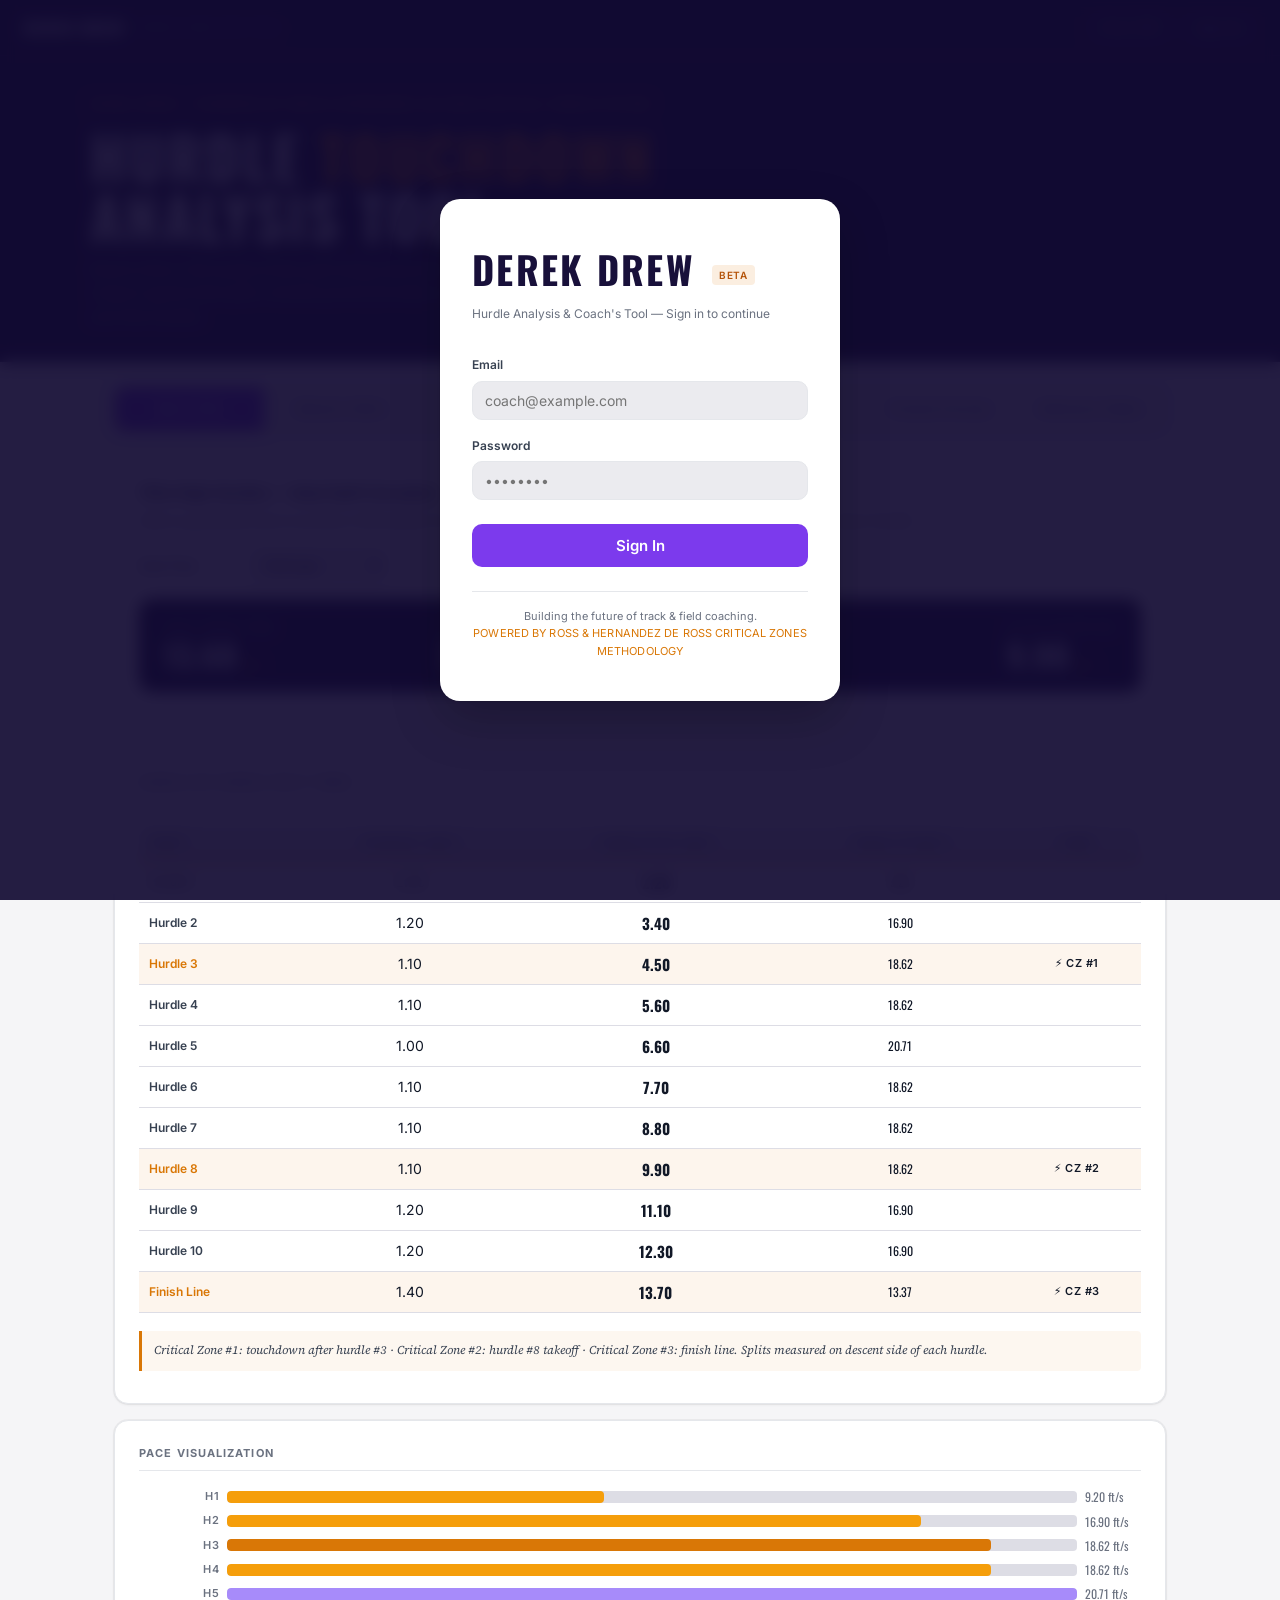
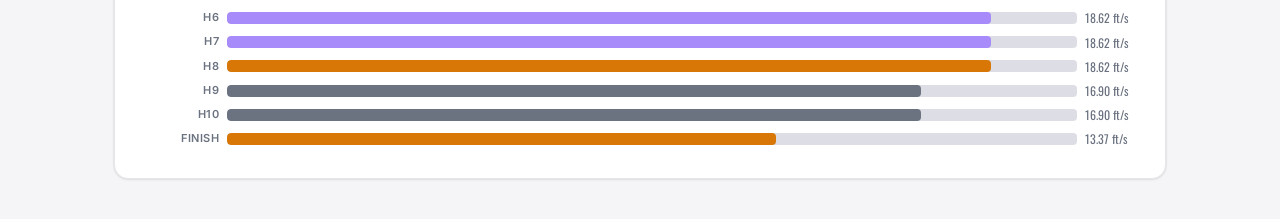
<file: index.html>
<!DOCTYPE html>
<html lang="en">
<head>
<meta charset="UTF-8">
<meta name="viewport" content="width=device-width, initial-scale=1.0">
<title>Derek Drew — Hurdle Critical Zones & Touchdown Time Tool</title>
<link rel="preconnect" href="https://fonts.googleapis.com">
<link rel="preconnect" href="https://fonts.gstatic.com" crossorigin>
<link href="https://fonts.googleapis.com/css2?family=Inter:wght@400;500;600;700&family=Oswald:wght@300;400;500;600;700&family=Source+Serif+4:ital,wght@0,300;0,400;0,600;1,300;1,400&display=swap" rel="stylesheet">
<link rel="stylesheet" href="ds/tokens.css">
<link rel="stylesheet" href="ds/components.css">
</head>
<body>

<a href="#main-content" class="skip-link">Skip to main content</a>

<!-- ═══ LOGIN OVERLAY ═══════════════════════════════════════════════ -->
<div id="loginOverlay" role="dialog" aria-modal="true" aria-label="Sign in to Hurdle Analysis Tool">
  <div class="login-box">
    <div class="login-logo" onclick="adminBypass()" style="cursor:default;user-select:none">Derek Drew <span class="login-beta" onclick="adminBypass()" style="pointer-events:auto">BETA</span></div>
    <div class="login-sub">Hurdle Analysis &amp; Coach's Tool — Sign in to continue</div>
    <form onsubmit="event.preventDefault();doLogin()" novalidate>
    <div class="login-field">
      <label for="loginEmail">Email</label>
      <input type="email" id="loginEmail" placeholder="coach@example.com" autocomplete="email" aria-required="true" onkeydown="if(event.key==='Enter')doLogin()">
    </div>
    <div class="login-field">
      <label for="loginPass">Password</label>
      <input type="password" id="loginPass" placeholder="••••••••" autocomplete="current-password" aria-required="true" onkeydown="if(event.key==='Enter')doLogin()">
    </div>
    <button type="submit" class="login-btn">Sign In</button>
    </form>
    <div class="login-error" id="loginError" role="alert" aria-live="assertive">Incorrect email or password. Please try again.</div>
    <div class="login-tagline">
      Building the future of track &amp; field coaching.<br>
      <span class="powered-by">POWERED BY ROSS &amp; HERNANDEZ DE ROSS CRITICAL ZONES METHODOLOGY</span>
    </div>
  </div>
</div>

<header class="site-header" role="banner">
  <div class="logo">
    Derek Drew
    <span class="logo-sub">Hurdle Analysis Tool</span>
  </div>
  <div class="header-nav">
    <span id="loggedInUser" class="header-user"></span>
    <button class="btn-header" onclick="window.print()">Print / PDF</button>
    <button class="btn-header" onclick="doLogout()">Sign Out</button>
  </div>
</header>

<div class="hero">
  <div class="hero-inner">
    <div class="hero-kicker">Derek Drew — Powered by Ross & Hernandez de Ross Critical Zones System</div>
    <h1 class="hero-title">Hurdle <em>Touchdown</em><br>Analysis Tool</h1>
    <p class="hero-desc">Based on Ross & Hernandez de Ross split timing ratios from The Hurdler's Bible 2. Enter times to compare against ideal splits, calculate practice formulas, and analyze race performance for 110m and 400m hurdles.</p>
  </div>
</div>

<main id="main-content">
<div class="container">

  <div class="tool-tabs" role="tablist" aria-label="Hurdle analysis tools">
    <button class="tool-tab active" role="tab" aria-selected="true" aria-controls="panel-0" id="tab-0" onclick="switchTool(0)">Men's 110m</button>
    <button class="tool-tab" role="tab" aria-selected="false" aria-controls="panel-1" id="tab-1" onclick="switchTool(1)">Women's 100m</button>
    <button class="tool-tab" role="tab" aria-selected="false" aria-controls="panel-2" id="tab-2" onclick="switchTool(2)">400m Splits</button>
    <button class="tool-tab" role="tab" aria-selected="false" aria-controls="panel-3" id="tab-3" onclick="switchTool(3)">300H Splits</button>
    <button class="tool-tab" role="tab" aria-selected="false" aria-controls="panel-4" id="tab-4" onclick="switchTool(4)">Race Analyzer</button>
    <button class="tool-tab" role="tab" aria-selected="false" aria-controls="panel-5" id="tab-5" onclick="switchTool(5)">Practice Formula</button>
    <button class="tool-tab" role="tab" aria-selected="false" aria-controls="panel-6" id="tab-6" onclick="switchTool(6)">Reference Tables</button>
  </div>

  <!-- ═══ TOOL 1: 110m SPLITS ═══════════════════════════════════════════ -->
  <div class="tool-panel active" id="panel-0" role="tabpanel" aria-labelledby="tab-0">
    <div class="card">
      <div class="card-title">110m High Hurdles — Ideal Split Calculator</div>
      <div class="card-desc">Select a goal finish time to see Ross & Hernandez's ideal touchdown splits at each hurdle, with interval times and speed per hurdle.</div>
      <div class="ctrl-row">
        <span class="ctrl-label">Goal Time</span>
        <select id="goalTime110" aria-label="Goal time for 110m hurdles" onchange="render110Table()">
          <option value="12.5">12.5 sec (Elite)</option>
          <option value="13.0">13.0 sec</option>
          <option value="13.6" selected>13.6 sec</option>
          <option value="15.0">15.0 sec</option>
          <option value="custom">Custom…</option>
        </select>
        <input type="number" id="customTime110" step="0.01" min="12" max="20" placeholder="e.g. 14.2" style="display:none" aria-label="Custom 110m goal time in seconds" oninput="render110Table()">
      </div>
      <div id="result110Banner" aria-live="polite"></div>
    </div>

    <div class="card">
      <div class="section-head">Hurdle-by-Hurdle Split Times</div>
      <div id="table110"></div>
      <div class="note">Critical Zone #1: touchdown after hurdle #3 · Critical Zone #2: hurdle #8 takeoff · Critical Zone #3: finish line. Splits measured on descent side of each hurdle.</div>
    </div>

    <div class="card">
      <div class="section-head">Pace Visualization</div>
      <div id="paceViz110"></div>
    </div>
  </div>

  <!-- ═══ TOOL 2: WOMEN'S 100m SPLITS ══════════════════════════════════ -->
  <div class="tool-panel" id="panel-1" role="tabpanel" aria-labelledby="tab-1">
    <div class="card">
      <div class="card-title">Women's 100m Hurdles — Ideal Split Calculator</div>
      <div class="card-desc">Select a goal finish time to see ideal touchdown splits at each hurdle. Data from The Hurdler's Bible 2 computer analysis of women's 100m hurdle race patterns.</div>
      <div class="ctrl-row">
        <span class="ctrl-label">Goal Time</span>
        <select id="goalTime100w" aria-label="Goal time for women's 100m hurdles" onchange="render100wTable()">
          <option value="12.5">12.5 sec (Elite)</option>
          <option value="13.0">13.0 sec</option>
          <option value="13.6" selected>13.6 sec</option>
          <option value="15.0">15.0 sec</option>
          <option value="custom">Custom…</option>
        </select>
        <input type="number" id="customTime100w" step="0.01" min="11" max="20" placeholder="e.g. 13.2" style="display:none" aria-label="Custom women's 100m goal time in seconds" oninput="render100wTable()">
      </div>
      <div id="result100wBanner" aria-live="polite"></div>
    </div>

    <div class="card">
      <div class="section-head">Hurdle-by-Hurdle Split Times</div>
      <div id="table100w"></div>
      <div class="note">Women's 100m hurdles: 10 hurdles at 8.5m height, spaced 8.5m apart. Air time = 36m · Track time = 64m. The peak velocity interval occurs between hurdles 5 and 6 across all performance levels.</div>
    </div>

    <div class="card">
      <div class="section-head">Pace Visualization</div>
      <div id="paceViz100w"></div>
    </div>
  </div>

  <!-- ═══ TOOL 3: 400m SPLITS ═══════════════════════════════════════════ -->
  <div class="tool-panel" id="panel-2" role="tabpanel" aria-labelledby="tab-2">
    <div class="card">
      <div class="card-title">400m Hurdle Race — Ideal Split Calculator</div>
      <div class="card-desc">Select a goal finish time to see ideal touchdown times after each of the 10 hurdles in the 400m race.</div>
      <div class="ctrl-row">
        <span class="ctrl-label">Goal Time</span>
        <select id="goalTime400" aria-label="Goal time for 400m hurdles" onchange="render400Table()">
          <option value="46.0">46.0 sec (Elite)</option>
          <option value="47.0">47.0 sec</option>
          <option value="48.0" selected>48.0 sec</option>
          <option value="50.0">50.0 sec</option>
          <option value="custom">Custom…</option>
        </select>
        <input type="number" id="customTime400" step="0.01" min="44" max="70" placeholder="e.g. 52.0" style="display:none" aria-label="Custom 400m goal time in seconds" oninput="render400Table()">
      </div>
      <div id="result400Banner" aria-live="polite"></div>
    </div>

    <div class="card">
      <div class="section-head">Hurdle-by-Hurdle Split Times</div>
      <div id="table400"></div>
      <div class="note">A 0.70 sec difference between the 1st and 10th hurdle interval is consistently observed across all performance levels — the fatigue signature of the 400m hurdle race.</div>
    </div>

    <div class="card">
      <div class="section-head">Pace Visualization</div>
      <div id="paceViz400"></div>
    </div>
  </div>

  <!-- ═══ TOOL 4: 300H SPLITS & CONVERSION ════════════════════════════ -->
  <div class="tool-panel" id="panel-3" role="tabpanel" aria-labelledby="tab-3">

    <div class="card">
      <div class="card-title">300m Hurdles — Ideal Split Calculator</div>
      <div class="card-desc">The 300H follows the same Ross &amp; Hernandez de Ross interval ratio methodology applied to 8 hurdles over 300m. Select a goal time to see ideal touchdown splits and projected 400H equivalent.</div>
      <div class="ctrl-row">
        <span class="ctrl-label">Goal Time</span>
        <select id="goalTime300h" aria-label="Goal time for 300m hurdles" onchange="render300hTable()">
          <option value="35.0">35.0 sec (Elite)</option>
          <option value="37.0">37.0 sec</option>
          <option value="39.0" selected>39.0 sec</option>
          <option value="42.0">42.0 sec</option>
          <option value="custom">Custom…</option>
        </select>
        <input type="number" id="customTime300h" step="0.01" min="32" max="60" placeholder="e.g. 38.5" style="display:none" aria-label="Custom 300m hurdles goal time in seconds" oninput="render300hTable()">
      </div>
      <div id="result300hBanner" aria-live="polite"></div>
    </div>

    <div class="card">
      <div class="section-head">Hurdle-by-Hurdle Split Times</div>
      <div id="table300h"></div>
      <div class="note">300H has 8 hurdles (same spacing as 400H for first 8). Fatigue sets in earlier — the interval drop between H1 and H8 is typically 0.4–0.5 sec. The race demands explosive start speed plus sustained drive through the final 3 hurdles.</div>
    </div>

    <div class="card">
      <div class="section-head">Pace Visualization</div>
      <div id="paceViz300h"></div>
    </div>

    <!-- 300H → 400H CONVERSION ─────────────────────────── -->
    <div class="card">
      <div class="card-title">300H → 400H Conversion</div>
      <div class="card-desc">Estimate an athlete's 400H potential from their 300H time using the Ross &amp; Hernandez de Ross fatigue and distance ratio model. The 400H covers 100 more meters with 2 additional hurdles — conditioning and race fitness are the primary variable beyond raw speed.</div>

      <div class="formula-box" style="margin-bottom:1rem">
        <div class="formula-eq">400H ≈ (300H × 1.333) + Fatigue Factor</div>
        <div class="formula-desc">Distance ratio method · Fatigue factor accounts for lactic accumulation over the additional 100m · Range: +3.5 to +5.5 sec depending on conditioning level</div>
      </div>

      <div class="ctrl-row">
        <span class="ctrl-label">300H Time</span>
        <input type="number" id="conv300hTime" step="0.01" min="32" max="65" placeholder="e.g. 38.50" aria-label="300m hurdles time in seconds" oninput="calc300hConversion()">
        <span class="ctrl-unit">seconds</span>
      </div>
      <div class="ctrl-row">
        <span class="ctrl-label">Fitness Level</span>
        <select id="conv300hFitness" aria-label="Athlete fitness level" onchange="calc300hConversion()">
          <option value="elite">Elite — Well-conditioned 400H specialist (+3.5s)</option>
          <option value="good" selected>Good — Trained athlete, some 400H work (+4.5s)</option>
          <option value="developing">Developing — Limited 400H-specific training (+5.5s)</option>
        </select>
      </div>

      <div id="conv300hResult" aria-live="polite"></div>

      <div style="margin-top:1rem">
        <div class="section-head" style="margin-bottom:8px">Conversion reference table</div>
        <div class="overflow-x">
          <table class="hurdle-table" id="convRefTable"></table>
        </div>
      </div>
    </div>

  </div>

  <!-- ═══ TOOL 5: RACE ANALYZER ═══════════════════════════════════════ -->
  <div class="tool-panel" id="panel-4" role="tabpanel" aria-labelledby="tab-4">

    <!-- Event selector + global controls -->
    <div class="card" style="margin-bottom:12px">
      <div style="display:flex;align-items:center;gap:16px;flex-wrap:wrap">
        <div>
          <div class="section-head" style="margin-bottom:6px">Event</div>
          <div class="sub-tabs" role="tablist" aria-label="Race analyzer event" style="margin-bottom:0">
            <button class="sub-tab active" role="tab" aria-selected="true" id="ratab-110m" onclick="raSetEvent('110m')">Men's 110m</button>
            <button class="sub-tab" role="tab" aria-selected="false" id="ratab-100w" onclick="raSetEvent('100w')">Women's 100m</button>
            <button class="sub-tab" role="tab" aria-selected="false" id="ratab-300h" onclick="raSetEvent('300h')">300m Hurdles</button>
            <button class="sub-tab" role="tab" aria-selected="false" id="ratab-400m" onclick="raSetEvent('400m')">400m</button>
          </div>
        </div>
        <div>
          <div class="section-head" style="margin-bottom:6px">Ideal target</div>
          <select id="raIdealTarget" aria-label="Ideal target time for comparison" onchange="raRender()"></select>
        </div>
        <div style="margin-left:auto;display:flex;gap:8px;flex-wrap:wrap;align-items:flex-end">
          <button onclick="raAddEntry()" id="raAddBtn" class="btn btn-primary">+ Add Entry</button>
          <button onclick="raClearAll()" class="btn btn-ghost">Clear All</button>
        </div>
      </div>
      <div class="note" style="margin-top:10px">Up to 4 entries per analysis — use for athlete vs athlete, or the same athlete across different races.</div>
    </div>

    <!-- Entry cards (up to 4) -->
    <div id="raEntryCards"></div>

    <!-- Results -->
    <div id="raResults"></div>

  </div>

  <!-- ═══ TOOL 6: PRACTICE FORMULA ════════════════════════════════════ -->
  <div class="tool-panel" id="panel-5" role="tabpanel" aria-labelledby="tab-5">
    <div class="card">
      <div class="card-title">Practice Formula — FAT Conversion</div>
      <div class="card-desc">Applies to both the <strong>110m High Hurdles</strong> and <strong>400m Hurdles</strong>. When hurdles are removed from the flight during practice (Configurations #1–4), add a FAT differential to convert your practice time to a competition equivalent. The same configuration logic applies to both events — simply enter the time from whichever event your athlete is running.</div>
      <div class="formula-box">
        <div class="formula-eq">Competition FAT ≈ Practice Time + Differential</div>
        <div class="formula-desc">0.24 base + 0.12 per omitted hurdle | Total for hurdles 4–7 removed: +0.72</div>
      </div>
    </div>

    <div class="card">
      <div class="card-title">Configuration Calculator</div>
      <div class="card-desc">Select which hurdles are removed from flight during practice, enter your practice trial time, and get the estimated competition equivalent.</div>
      <div class="ctrl-row">
        <span class="ctrl-label">Configuration</span>
        <select id="configSelect" aria-label="Practice hurdle configuration" onchange="updateConfig()">
          <option value="1">Config #1 — Hurdles 4, 5, 6, 7 removed</option>
          <option value="2">Config #2 — Hurdles 6, 7 removed</option>
          <option value="3">Config #3 — Hurdles 4, 5 removed</option>
          <option value="4">Config #4 — Hurdles 1–5 removed (finish focus)</option>
          <option value="supercharged">Supercharged — Hurdles 4, 5, 6, 7 removed (125m)</option>
        </select>
      </div>
      <div id="configDesc" class="note" style="margin:8px 0 12px"></div>
      <div class="ctrl-row">
        <span class="ctrl-label">Practice Time</span>
        <input type="number" id="practiceTime" step="0.01" min="10" max="20" placeholder="e.g. 12.50" aria-label="Practice trial time in seconds" oninput="calcPractice()">
        <span class="ctrl-unit">seconds (hand time)</span>
      </div>
      <div id="practiceResult" aria-live="polite"></div>
    </div>

    <div class="card">
      <div class="card-title">55m Indoor Hurdles Formula</div>
      <div class="card-desc">Athletes running under 7.10 for 55m have the capability of running 13.20 or better for 110m. Use this tool to estimate your 110m potential.</div>
      <div class="ctrl-row">
        <span class="ctrl-label">55m Time</span>
        <input type="number" id="time55m" step="0.01" min="6" max="10" placeholder="e.g. 7.10" aria-label="55m indoor hurdles time in seconds" oninput="calc55m()">
      </div>
      <div id="result55m" aria-live="polite"></div>
    </div>
  </div>

  <!-- ═══ TOOL 7: REFERENCE TABLES ════════════════════════════════════ -->
  <div class="tool-panel" id="panel-6" role="tabpanel" aria-labelledby="tab-6">
    <div class="sub-tabs" role="tablist" aria-label="Reference table sections">
      <button class="sub-tab active" role="tab" aria-selected="true" aria-controls="ref-0" id="reftab-0" onclick="switchRef(0)">Men's 110m</button>
      <button class="sub-tab" role="tab" aria-selected="false" aria-controls="ref-1" id="reftab-1" onclick="switchRef(1)">Women's 100m</button>
      <button class="sub-tab" role="tab" aria-selected="false" aria-controls="ref-2" id="reftab-2" onclick="switchRef(2)">400m Table</button>
      <button class="sub-tab" role="tab" aria-selected="false" aria-controls="ref-3" id="reftab-3" onclick="switchRef(3)">300H Table</button>
      <button class="sub-tab" role="tab" aria-selected="false" aria-controls="ref-4" id="reftab-4" onclick="switchRef(4)">Air vs Track</button>
    </div>

    <div class="sub-panel active" id="ref-0" role="tabpanel" aria-labelledby="reftab-0">
      <div class="card">
        <div class="card-title">Table 1 — Split Timing for Men's 110m Hurdles</div>
        <div class="card-desc">From The Hurdler's Bible 2, Table 1. Times shown are cumulative from the start (time at landing after each hurdle).</div>
        <div id="refTable110"></div>
      </div>
    </div>

    <div class="sub-panel" id="ref-1" role="tabpanel" aria-labelledby="reftab-1">
      <div class="card">
        <div class="card-title">Women's 100m Hurdles — Split Timing Reference</div>
        <div class="card-desc">From The Hurdler's Bible 2 computer analysis. Times shown are cumulative from the start (time at landing after each hurdle).</div>
        <div id="refTable100w"></div>
      </div>
    </div>

    <div class="sub-panel" id="ref-2" role="tabpanel" aria-labelledby="reftab-2">
      <div class="card">
        <div class="card-title">Table 2 — Split Timings for 400m Hurdles</div>
        <div class="card-desc">From The Hurdler's Bible 2, Table 2. Based on split timing pattern shown by Jamoghan Singh.</div>
        <div id="refTable400"></div>
      </div>
    </div>

    <div class="sub-panel" id="ref-3" role="tabpanel" aria-labelledby="reftab-3">
      <div class="card">
        <div class="card-title">300m Hurdles — Split Timing Reference</div>
        <div class="card-desc">Derived from Ross &amp; Hernandez de Ross interval ratio methodology applied to 300m hurdle race distance and 8-hurdle configuration. Includes 300H → 400H conversion estimates.</div>
        <div id="refTable300h"></div>
      </div>
    </div>

    <div class="sub-panel" id="ref-4" role="tabpanel" aria-labelledby="reftab-4">
      <div class="card">
        <div class="card-title">Air Time vs Track Time Breakdown</div>
        <div class="card-desc">Every 100/110m hurdle race can be divided into Air Time (flight over hurdles) and Track Time (running portion). Understanding this ratio helps athletes focus on where the race is won.</div>
        <div style="margin:1rem 0">
          <table class="hurdle-table">
            <thead><tr><th>Event</th><th>Air Time</th><th>Track Time</th><th>% Air</th><th>% Track</th></tr></thead>
            <tbody>
              <tr><td>Men's 110m High Hurdles</td><td>34.5 m</td><td>75.5 m</td><td>31.4%</td><td>68.6%</td></tr>
              <tr><td>Women's 100m Hurdles</td><td>36 m</td><td>64 m</td><td>36.0%</td><td>64.0%</td></tr>
              <tr><td>Men's 400m Hurdles</td><td>37.2 m</td><td>362.8 m</td><td>9.3%</td><td>90.7%</td></tr>
              <tr><td>Women's 400m Hurdles</td><td>36 m</td><td>364 m</td><td>9.0%</td><td>91.0%</td></tr>
              <tr><td>300m Hurdles (8 hurdles)</td><td>~28 m</td><td>~272 m</td><td>9.3%</td><td>90.7%</td></tr>
            </tbody>
          </table>
        </div>
        <div class="note">The race is won on the track, not in the air. For 110m, 68.6% of distance is running — this is where stride pattern, rhythm, and spot control determine outcomes.</div>
        <div style="margin-top:1.5rem">
          <div class="section-head">Maximal Velocity by Race Time (110m)</div>
          <table class="hurdle-table" style="margin-top:8px">
            <thead><tr><th>Race Time</th><th>Max Velocity</th><th>Max Acceleration</th></tr></thead>
            <tbody>
              <tr><td>15.0 sec</td><td>18.78 ft/sec</td><td>17.64 ft/sec²</td></tr>
              <tr><td>13.6 sec</td><td>20.71 ft/sec</td><td>21.0 ft/sec²</td></tr>
              <tr><td>13.0 sec</td><td>21.67 ft/sec</td><td>—</td></tr>
              <tr><td>12.5 sec</td><td>22.54 ft/sec</td><td>28.6 ft/sec²</td></tr>
            </tbody>
          </table>
          <div class="note">Going from 13.6 → 12.5 requires only a 3% increase in effort (acceleration ratio: 28.6/21.0 – 1 = 0.21, vs 20.92/17.64 – 1 = 0.18). The dream of 12.5 is within reach.</div>
        </div>
      </div>
    </div>
  </div>

</div><!-- /container -->
</main>

<div id="toast-container" aria-live="polite" aria-atomic="false"></div>
<script src="ds/components.js"></script>
<script>
// ═══════════════════════════════════════════════════════════════════
// DATA — directly from Hurdler's Bible 2, Tables 1 & 2
// ═══════════════════════════════════════════════════════════════════

const DATA_110 = {
  15.0: {
    intervals: [2.40, 1.30, 1.20, 1.20, 1.10, 1.20, 1.20, 1.20, 1.30, 1.30, 1.60],
    speeds:    [8.33,15.33,16.88,16.88,18.78,16.88,16.88,16.88,15.33,15.33,12.12],
    finish: 15.0
  },
  13.6: {
    intervals: [2.20, 1.20, 1.10, 1.10, 1.00, 1.10, 1.10, 1.10, 1.20, 1.20, 1.40],
    speeds:    [9.20,16.90,18.62,18.62,20.71,18.62,18.62,18.62,16.90,16.90,13.37],
    finish: 13.6
  },
  13.0: {
    intervals: [2.10, 1.10, 1.03, 1.03, 0.95, 1.03, 1.03, 1.03, 1.15, 1.15, 1.40],
    speeds:    [9.62,17.68,19.47,19.47,21.67,19.47,19.47,19.47,17.68,17.68,14.00],
    finish: 13.0
  },
  12.5: {
    intervals: [2.00, 1.10, 0.99, 0.99, 0.89, 0.99, 0.99, 0.99, 1.08, 1.08, 1.40],
    speeds:    [10.00,18.39,20.25,20.25,22.54,20.25,20.25,20.25,18.39,18.39,14.55],
    finish: 12.5
  }
};

const DATA_100W = {
  15.0: {
    intervals: [2.40, 1.30, 1.19, 1.18, 1.19, 1.06, 1.19, 1.18, 1.31, 1.30, 1.65],
    speeds:    [8.33, 15.33, 16.88, 16.88, 16.88, 18.78, 16.88, 16.88, 15.33, 15.33, 12.12],
    finish: 14.95
  },
  13.6: {
    intervals: [2.16, 1.20, 1.07, 1.08, 1.07, 0.97, 1.07, 1.08, 1.18, 1.18, 1.50],
    speeds:    [9.19, 16.90, 18.62, 18.62, 18.62, 20.71, 18.62, 18.62, 16.90, 16.90, 16.90],
    finish: 13.56
  },
  13.0: {
    intervals: [2.08, 1.13, 1.03, 1.02, 1.03, 0.92, 1.03, 1.03, 1.13, 1.13, 1.43],
    speeds:    [9.62, 17.68, 19.47, 19.47, 19.47, 21.67, 19.47, 19.47, 17.68, 17.68, 13.99],
    finish: 12.96
  },
  12.5: {
    intervals: [2.00, 1.09, 0.98, 0.99, 0.99, 0.89, 0.98, 0.99, 1.09, 1.09, 1.37],
    speeds:    [10.00, 18.39, 20.25, 20.25, 20.25, 22.54, 20.25, 20.25, 18.39, 18.39, 14.55],
    finish: 12.46
  }
};

const DATA_110_SUB13 = {
  12.60: { intervals: [2.10,1.10,0.99,0.99,0.89,0.99,0.99,0.99,1.08,1.08,1.40], finish: 12.60 },
  12.70: { intervals: [2.15,1.15,0.99,0.99,0.89,0.99,0.99,0.99,1.08,1.08,1.40], finish: 12.70 },
  12.80: { intervals: [2.15,1.15,0.99,0.99,0.99,0.99,0.99,0.99,1.08,1.08,1.40], finish: 12.80 },
  12.85: { intervals: [2.20,1.15,0.99,0.99,0.99,0.99,0.99,0.99,1.08,1.08,1.40], finish: 12.85 },
  12.90: { intervals: [2.25,1.15,0.99,0.99,0.99,0.99,0.99,0.99,1.08,1.08,1.40], finish: 12.90 },
  12.95: { intervals: [2.25,1.15,0.99,0.99,0.99,0.99,0.99,0.99,1.08,1.08,1.40], finish: 12.95 },
};

const DATA_400 = {
  50.0: {
    intervals: [5.94, 4.17, 4.17, 4.17, 4.17, 4.27, 4.27, 4.35, 4.48, 4.69, 5.21],
    speeds:    [3.37, 4.80, 4.80, 4.80, 4.80, 4.68, 4.68, 4.60, 4.47, 4.27, 3.84],
    finish: 50.0
  },
  48.0: {
    intervals: [5.70, 4.00, 4.00, 4.00, 4.00, 4.10, 4.10, 4.18, 4.30, 4.50, 5.00],
    speeds:    [3.51, 5.00, 5.00, 5.00, 5.00, 4.88, 4.88, 4.79, 4.65, 4.44, 4.00],
    finish: 48.0
  },
  47.0: {
    intervals: [5.58, 3.92, 3.92, 3.92, 3.92, 4.01, 4.01, 4.09, 4.21, 4.41, 4.90],
    speeds:    [3.58, 5.11, 5.11, 5.11, 5.11, 4.98, 4.98, 4.89, 4.75, 4.54, 4.08],
    finish: 47.0
  },
  46.0: {
    intervals: [5.46, 3.83, 3.83, 3.83, 3.83, 3.93, 3.93, 4.00, 4.12, 4.31, 4.79],
    speeds:    [3.66, 5.22, 5.22, 5.22, 5.22, 5.09, 5.09, 5.00, 4.85, 4.64, 4.17],
    finish: 46.0
  }
};

const HURDLE_LABELS_110 = ['H1','H2','H3','H4','H5','H6','H7','H8','H9','H10','Finish'];
const HURDLE_LABELS_400 = ['H1','H2','H3','H4','H5','H6','H7','H8','H9','H10','Finish'];
const CRITICAL_ZONES_110 = [2, 7, 10]; // 0-indexed: after H3, H8, Finish

// ═══════════════════════════════════════════════════════════════════
// HELPERS
// ═══════════════════════════════════════════════════════════════════

function getCumulative(intervals) {
  const c = [];
  let sum = 0;
  for (const iv of intervals) { sum += iv; c.push(+sum.toFixed(3)); }
  return c;
}

function interpolateData110(targetTime) {
  const keys = [12.5, 13.0, 13.6, 15.0].sort((a,b)=>a-b);
  if (targetTime <= 12.5) return DATA_110[12.5];
  if (targetTime >= 15.0) return DATA_110[15.0];
  let lo = keys[0], hi = keys[keys.length-1];
  for (let i=0; i<keys.length-1; i++) {
    if (targetTime >= keys[i] && targetTime <= keys[i+1]) { lo=keys[i]; hi=keys[i+1]; break; }
  }
  if (DATA_110[targetTime]) return DATA_110[targetTime];
  const t = (targetTime - lo)/(hi - lo);
  const dlo = DATA_110[lo], dhi = DATA_110[hi];
  return {
    intervals: dlo.intervals.map((v,i) => +(v + t*(dhi.intervals[i]-v)).toFixed(3)),
    speeds:    dlo.speeds   .map((v,i) => +(v + t*(dhi.speeds[i]   -v)).toFixed(2)),
    finish: targetTime
  };
}

function interpolateData100w(targetTime) {
  const keys = [12.5, 13.0, 13.6, 15.0].sort((a,b)=>a-b);
  if (targetTime <= 12.5) return DATA_100W[12.5];
  if (targetTime >= 15.0) return DATA_100W[15.0];
  let lo = keys[0], hi = keys[keys.length-1];
  for (let i=0; i<keys.length-1; i++) {
    if (targetTime >= keys[i] && targetTime <= keys[i+1]) { lo=keys[i]; hi=keys[i+1]; break; }
  }
  if (DATA_100W[targetTime]) return DATA_100W[targetTime];
  const t = (targetTime - lo)/(hi - lo);
  const dlo = DATA_100W[lo], dhi = DATA_100W[hi];
  return {
    intervals: dlo.intervals.map((v,i) => +(v + t*(dhi.intervals[i]-v)).toFixed(3)),
    speeds:    dlo.speeds   .map((v,i) => +(v + t*(dhi.speeds[i]   -v)).toFixed(2)),
    finish: targetTime
  };
}

function interpolateData400(targetTime) {
  const keys = [46.0, 47.0, 48.0, 50.0];
  if (targetTime <= 46.0) return DATA_400[46.0];
  if (targetTime >= 50.0) return DATA_400[50.0];
  let lo = keys[0], hi = keys[keys.length-1];
  for (let i=0; i<keys.length-1; i++) {
    if (targetTime >= keys[i] && targetTime <= keys[i+1]) { lo=keys[i]; hi=keys[i+1]; break; }
  }
  if (DATA_400[targetTime]) return DATA_400[targetTime];
  const t = (targetTime - lo)/(hi - lo);
  const dlo = DATA_400[lo], dhi = DATA_400[hi];
  return {
    intervals: dlo.intervals.map((v,i) => +(v + t*(dhi.intervals[i]-v)).toFixed(3)),
    speeds:    dlo.speeds   .map((v,i) => +(v + t*(dhi.speeds[i]   -v)).toFixed(2)),
    finish: targetTime
  };
}

function getTargetTime(selectId, customId) {
  const sel = document.getElementById(selectId).value;
  if (sel === 'custom') {
    const input = document.getElementById(customId);
    input.style.display = 'inline-block';
    const v = parseFloat(input.value);
    if (!isNaN(v)) {
      const min = parseFloat(input.min), max = parseFloat(input.max);
      if (v < min || v > max) {
        showFieldMessage(customId, `Enter a value between ${min}–${max} sec.`, 'warning');
        return null;
      }
      clearFieldMessage(customId);
    }
    return isNaN(v) ? null : v;
  }
  document.getElementById(customId).style.display = 'none';
  clearFieldMessage(customId);
  return parseFloat(sel);
}

// ═══════════════════════════════════════════════════════════════════
// RENDER 100w TABLE
// ═══════════════════════════════════════════════════════════════════

function render100wTable() {
  const t = getTargetTime('goalTime100w', 'customTime100w');
  if (!t) return;
  const data = interpolateData100w(t);
  const cum = getCumulative(data.intervals);

  document.getElementById('result100wBanner').innerHTML = DS.resultBanner([
    { label: 'Goal Finish Time', value: t.toFixed(2), unit: 'sec' },
    { label: 'After H1', value: cum[0].toFixed(2), unit: 'sec' },
    { label: 'Peak Velocity (H5→H6)', value: data.intervals[5].toFixed(3), unit: 'sec' },
    { label: 'After H10', value: cum[9].toFixed(2), unit: 'sec' },
  ]);

  const rows = [];
  for (let i = 0; i <= 10; i++) {
    const label = i === 10 ? 'Finish Line' : `Hurdle ${i + 1}`;
    const isPeak = i === 5;
    const isDecel = i >= 8 && i < 10;
    const note = isPeak ? '⚡ Peak velocity' : isDecel ? '↓ Decel zone' : '';
    rows.push({
      highlight: isPeak,
      cells: [
        label,
        { text: data.intervals[i]?.toFixed(3) || '—', cls: 't-interval' },
        { text: cum[i]?.toFixed(2) || '—', cls: 't-split' },
        { text: (data.speeds && data.speeds[i]) ? data.speeds[i].toFixed(2) : '—', cls: 't-speed' },
        { text: note, cls: 't-zone' },
      ],
    });
  }
  document.getElementById('table100w').innerHTML = DS.hurdleTable(
    ['Point', 'Interval (sec)', 'Cumulative (sec)', 'Speed (ft/sec)', 'Note'],
    rows
  );
  renderPaceViz100w(data, cum);
}

function renderPaceViz100w(data, cum) {
  const maxSpeed = Math.max(...(data.speeds || []).filter(Boolean));
  let html = '';
  for (let i = 0; i < 11; i++) {
    const label = i === 10 ? 'Finish' : `H${i + 1}`;
    const spd = (data.speeds && data.speeds[i]) ? data.speeds[i] : 0;
    const pct = maxSpeed > 0 ? (spd / maxSpeed * 100) : 0;
    html += DS.paceBar(label, pct, DS.paceColor100w(i, i === 5), `${spd.toFixed(2)} ft/s`);
  }
  document.getElementById('paceViz100w').innerHTML = html;
}

// ═══════════════════════════════════════════════════════════════════
// RENDER 110m TABLE
// ═══════════════════════════════════════════════════════════════════

function render110Table() {
  const t = getTargetTime('goalTime110', 'customTime110');
  if (!t) return;
  const data = interpolateData110(t);
  const cum = getCumulative(data.intervals);

  document.getElementById('result110Banner').innerHTML = DS.resultBanner([
    { label: 'Goal Finish Time', value: t.toFixed(2), unit: 'sec' },
    { label: 'After H1 (1st split)', value: cum[0].toFixed(2), unit: 'sec' },
    { label: 'CZ #1 (after H3)', value: cum[2].toFixed(2), unit: 'sec' },
    { label: 'CZ #2 (after H8)', value: cum[7].toFixed(2), unit: 'sec' },
  ]);

  const rows = [];
  for (let i = 0; i <= 10; i++) {
    const label = i === 10 ? 'Finish Line' : `Hurdle ${i + 1}`;
    const isCZ = CRITICAL_ZONES_110.includes(i);
    const czLabel = i === 2 ? '⚡ CZ #1' : i === 7 ? '⚡ CZ #2' : i === 10 ? '⚡ CZ #3' : '';
    rows.push({
      highlight: isCZ,
      cells: [
        label,
        { text: data.intervals[i] ? data.intervals[i].toFixed(2) : '—', cls: 't-interval' },
        { text: cum[i] ? cum[i].toFixed(2) : '—', cls: 't-split' },
        { text: (data.speeds && data.speeds[i]) ? data.speeds[i].toFixed(2) : '—', cls: 't-speed' },
        { text: czLabel, cls: 't-zone' },
      ],
    });
  }
  document.getElementById('table110').innerHTML = DS.hurdleTable(
    ['Point', 'Interval (sec)', 'Cumulative (sec)', 'Speed (ft/sec)', 'Zone'],
    rows
  );
  renderPaceViz110(data, cum);
}

function renderPaceViz110(data, cum) {
  const maxSpeed = Math.max(...(data.speeds || []).filter(Boolean));
  let html = '';
  for (let i = 0; i < 11; i++) {
    const label = i === 10 ? 'Finish' : `H${i + 1}`;
    const spd = (data.speeds && data.speeds[i]) ? data.speeds[i] : 0;
    const pct = maxSpeed > 0 ? (spd / maxSpeed * 100) : 0;
    const isCZ = CRITICAL_ZONES_110.includes(i);
    html += DS.paceBar(label, pct, DS.paceColor110(i, isCZ), `${spd.toFixed(2)} ft/s`);
  }
  document.getElementById('paceViz110').innerHTML = html;
}

// ═══════════════════════════════════════════════════════════════════
// RENDER 400m TABLE
// ═══════════════════════════════════════════════════════════════════

function render400Table() {
  const t = getTargetTime('goalTime400', 'customTime400');
  if (!t) return;
  const data = interpolateData400(t);
  const cum = getCumulative(data.intervals);

  document.getElementById('result400Banner').innerHTML = DS.resultBanner([
    { label: 'Goal Finish Time', value: t.toFixed(2), unit: 'sec' },
    { label: 'After H1', value: cum[0].toFixed(2), unit: 'sec' },
    { label: 'After H10', value: cum[9].toFixed(2), unit: 'sec' },
    { label: 'H1→H10 Drop', value: (data.intervals[9] - data.intervals[0]).toFixed(2), unit: 'sec' },
  ]);

  const rows = [];
  for (let i = 0; i <= 10; i++) {
    const label = i === 10 ? 'Finish Line' : `Hurdle ${i + 1}`;
    const isFatigue = i >= 7 && i < 10;
    rows.push({
      highlight: isFatigue,
      cells: [
        label,
        { text: data.intervals[i]?.toFixed(2) || '—', cls: 't-interval' },
        { text: cum[i]?.toFixed(2) || '—', cls: 't-split' },
        { text: (data.speeds && data.speeds[i]) ? data.speeds[i].toFixed(2) : '—', cls: 't-speed' },
      ],
    });
  }
  document.getElementById('table400').innerHTML = DS.hurdleTable(
    ['Point', 'Interval (sec)', 'Cumulative (sec)', 'Speed (ft/sec)'],
    rows
  );
  renderPaceViz400(data, cum);
}

function renderPaceViz400(data, cum) {
  const maxSpeed = Math.max(...(data.speeds || []).filter(Boolean));
  let html = '';
  for (let i = 0; i < 11; i++) {
    const label = i === 10 ? 'Finish' : `H${i + 1}`;
    const spd = (data.speeds && data.speeds[i]) ? data.speeds[i] : 0;
    const pct = maxSpeed > 0 ? (spd / maxSpeed * 100) : 0;
    html += DS.paceBar(label, pct, DS.paceColor400(i), `${spd.toFixed(2)} ft/s`);
  }
  document.getElementById('paceViz400').innerHTML = html;
}

// ═══════════════════════════════════════════════════════════════════
// RACE ANALYZER
// ═══════════════════════════════════════════════════════════════════

const RA_MAX = 4;
const RA_COLORS = ['#c4900a','#4c2fa0','#7c5cbf','#1d6a3a'];
const RA_COLOR_NAMES = ['Gold','Blue','Green','Red'];

let raEvent = '110m';
let raEntries = [];
let raNextId = 0;

const RA_TARGETS = {
  '110m': [{v:12.5,l:'12.5 sec'},{v:13.0,l:'13.0 sec'},{v:13.6,l:'13.6 sec (default)'},{v:15.0,l:'15.0 sec'}],
  '100w': [{v:12.5,l:'12.5 sec'},{v:13.0,l:'13.0 sec'},{v:13.6,l:'13.6 sec (default)'},{v:15.0,l:'15.0 sec'}],
  '300h': [{v:35.0,l:'35.0 sec'},{v:37.0,l:'37.0 sec'},{v:39.0,l:'39.0 sec (default)'},{v:42.0,l:'42.0 sec'}],
  '400m': [{v:46.0,l:'46.0 sec'},{v:47.0,l:'47.0 sec'},{v:48.0,l:'48.0 sec (default)'},{v:50.0,l:'50.0 sec'}],
};

function raGetIdealData(event, target) {
  if (event === '110m') return interpolateData110(target);
  if (event === '100w') return interpolateData100w(target);
  if (event === '300h') return interpolateData300h(target);
  return interpolateData400(target);
}

function raHurdleCount(event) {
  return event === '300h' ? 9 : 11;
}

function raSetEvent(ev, force) {
  if (!force && raEntries.length > 0 && ev !== raEvent) {
    const prevEntries = raEntries.slice();
    const prevEvent = raEvent;
    const prevNextId = raNextId;
    raEntries = [];
    raNextId = 0;
    _raApplyEvent(ev);
    showToast('Event changed — entries cleared.', 'warn', 'Undo', () => {
      raEntries = prevEntries;
      raNextId = prevNextId;
      _raApplyEvent(prevEvent);
    });
    return;
  }
  if (ev !== raEvent) { raEntries = []; raNextId = 0; }
  _raApplyEvent(ev);
}

function _raApplyEvent(ev) {
  raEvent = ev;
  document.querySelectorAll('#panel-4 .sub-tab').forEach((t,i) => {
    const isActive = ['110m','100w','300h','400m'][i] === ev;
    t.classList.toggle('active', isActive);
    t.setAttribute('aria-selected', isActive ? 'true' : 'false');
  });
  const sel = document.getElementById('raIdealTarget');
  sel.innerHTML = RA_TARGETS[ev].map(o =>
    `<option value="${o.v}"${o.l.includes('default')?' selected':''}>${o.l}</option>`
  ).join('');
  _raUpdateAddBtn();
  raRenderCards();
  raRender();
}

function _raUpdateAddBtn() {
  const btn = document.getElementById('raAddBtn');
  if (!btn) return;
  const full = raEntries.length >= RA_MAX;
  btn.disabled = full;
  btn.setAttribute('aria-disabled', full ? 'true' : 'false');
  btn.title = full ? 'Maximum 4 entries reached — remove one to add another' : '';
}

function raAddEntry() {
  if (raEntries.length >= RA_MAX) return;
  const id = raNextId++;
  const count = raHurdleCount(raEvent);
  raEntries.push({ id, label: `Entry ${id+1}`, times: Array(count).fill(null) });
  raRenderCards();
  raRender();
  _raUpdateAddBtn();
}

function raRemoveEntry(id) {
  raEntries = raEntries.filter(e => e.id !== id);
  raRenderCards();
  raRender();
  _raUpdateAddBtn();
}

function raClearAll() {
  if (raEntries.length === 0) return;
  const prev = raEntries.slice();
  const prevId = raNextId;
  raEntries = [];
  raNextId = 0;
  raRenderCards();
  document.getElementById('raResults').innerHTML = '';
  _raUpdateAddBtn();
  showToast('All entries cleared.', 'warn', 'Undo', () => {
    raEntries = prev;
    raNextId = prevId;
    raRenderCards();
    raRender();
    _raUpdateAddBtn();
  });
}

function raUpdateLabel(id, val) {
  const e = raEntries.find(e => e.id === id);
  if (e) e.label = val || `Entry ${id+1}`;
}

function raUpdateTime(id, hIdx, val) {
  const e = raEntries.find(e => e.id === id);
  if (!e) return;
  const v = parseFloat(val);
  e.times[hIdx] = isNaN(v) ? null : v;
  raRender();
}

function raRenderCards() {
  const container = document.getElementById('raEntryCards');
  if (raEntries.length === 0) {
    container.innerHTML = `<div class="card empty-state">
      <div class="empty-state-title">No entries yet</div>
      <div class="empty-state-desc">Click "+ Add Entry" to add an athlete or race</div>
    </div>`;
    return;
  }

  const hurdleCount = raHurdleCount(raEvent);
  const hLabels = Array.from({length: hurdleCount}, (_, i) => i === hurdleCount - 1 ? 'Finish' : `H${i + 1}`);
  const idealTarget = parseFloat(document.getElementById('raIdealTarget')?.value || RA_TARGETS[raEvent][2].v);
  const idealData = raGetIdealData(raEvent, idealTarget);
  const idealCum = getCumulative(idealData.intervals);

  let html = `<div style="display:grid;grid-template-columns:repeat(auto-fill,minmax(280px,1fr));gap:12px;margin-bottom:12px">`;

  raEntries.forEach((entry, ei) => {
    const color = RA_COLORS[ei % RA_COLORS.length];
    html += `<div class="card" style="border-top:4px solid ${color};padding:14px">
      <div style="display:flex;align-items:center;justify-content:space-between;margin-bottom:10px">
        <input type="text" value="${entry.label}" placeholder="Athlete / Race label"
          oninput="raUpdateLabel(${entry.id}, this.value)" class="ra-label-input"
          aria-label="Entry label for athlete or race">
        <button onclick="raRemoveEntry(${entry.id})" title="Remove entry" aria-label="Remove this entry" class="btn-icon">✕</button>
      </div>
      <div style="display:grid;grid-template-columns:repeat(4,1fr);gap:5px">`;

    for (let i = 0; i < hurdleCount; i++) {
      const v = entry.times[i];
      const ideal = idealCum[i];
      const diff = v !== null ? v - ideal : null;
      const statusColor = DS.statusColor(diff);
      html += `<div class="ra-cell" style="border-bottom:3px solid ${statusColor}">
        <div class="ra-cell-label">${hLabels[i]}</div>
        <input type="number" step="0.01" min="0" placeholder="—" value="${v !== null ? v : ''}"
          oninput="raUpdateTime(${entry.id}, ${i}, this.value)" class="ra-cell-input"
          aria-label="${hLabels[i]} cumulative time in seconds">
        <div class="ra-cell-ideal">${ideal.toFixed(2)}</div>
      </div>`;
    }

    html += `</div>
      <div class="ra-entry-hint">Gray number = ideal time for each point</div>
    </div>`;
  });

  html += '</div>';
  container.innerHTML = html;
}

function raRender() {
  const container = document.getElementById('raResults');
  const activeEntries = raEntries.filter(e => e.times.some(t => t !== null));
  if (activeEntries.length === 0) { container.innerHTML = ''; return; }

  const idealTarget = parseFloat(document.getElementById('raIdealTarget')?.value || RA_TARGETS[raEvent][2].v);
  const idealData = raGetIdealData(raEvent, idealTarget);
  const idealCum = getCumulative(idealData.intervals);

  const hurdleCount = raHurdleCount(raEvent);
  const hLabels = Array.from({length: hurdleCount}, (_, i) => i === hurdleCount - 1 ? 'Finish' : `H${i + 1}`);
  const eventName = raEvent === '110m' ? "Men's 110m" : raEvent === '100w' ? "Women's 100m" : raEvent === '300h' ? "300m Hurdles" : "400m";

  // ── Summary cards ──
  let summaryHtml = `<div style="display:grid;grid-template-columns:repeat(auto-fill,minmax(200px,1fr));gap:10px;margin-bottom:14px">`;
  activeEntries.forEach(entry => {
    const color = RA_COLORS[raEntries.indexOf(entry) % RA_COLORS.length];
    const filled = entry.times.map((v, i) => v !== null ? i : -1).filter(i => i >= 0);
    if (filled.length === 0) return;
    const lastIdx = filled[filled.length - 1];
    const lastTime = entry.times[lastIdx];
    const diff = lastTime - idealCum[lastIdx];
    const proj = lastTime + (idealCum[hurdleCount - 1] - idealCum[lastIdx]);
    const diffText = `${diff > 0 ? '▼ ' : '▲ '}${Math.abs(diff).toFixed(2)}s vs ideal at H${lastIdx + 1}`;
    summaryHtml += DS.summaryCard(entry.label, proj.toFixed(2), 'sec proj.', diffText, DS.summaryDiffColor(diff), color);
  });
  summaryHtml += '</div>';

  // ── Comparison table ──
  let tableHtml = `<div class="overflow-x"><table class="hurdle-table"><thead><tr>
      <th>Point</th>
      <th style="color:var(--ink3)">Ideal<br><span style="font-weight:400;font-size:10px">${idealTarget}s</span></th>`;
  activeEntries.forEach(entry => {
    const color = RA_COLORS[raEntries.indexOf(entry) % RA_COLORS.length];
    tableHtml += `<th style="border-bottom:2px solid ${color}">${entry.label}</th>`;
    tableHtml += `<th style="border-bottom:2px solid ${color};font-size:10px;color:var(--ink3)">vs Ideal</th>`;
  });
  if (activeEntries.length > 1) tableHtml += `<th style="font-size:10px;color:var(--ink3)">Gap<br>(1st–last)</th>`;
  tableHtml += '</tr></thead><tbody>';

  for (let i = 0; i < hurdleCount; i++) {
    const anyFilled = activeEntries.some(e => e.times[i] !== null);
    if (!anyFilled) continue;
    tableHtml += `<tr><td>${hLabels[i]}</td><td style="font-family:var(--display);color:var(--ink3)">${idealCum[i].toFixed(2)}</td>`;

    const filledTimes = activeEntries.map(e => e.times[i]).filter(v => v !== null);
    const minTime = filledTimes.length ? Math.min(...filledTimes) : null;

    activeEntries.forEach(entry => {
      const color = RA_COLORS[raEntries.indexOf(entry) % RA_COLORS.length];
      const v = entry.times[i];
      const interval = (i > 0 && v !== null && entry.times[i - 1] !== null)
        ? (v - entry.times[i - 1]).toFixed(2) : null;

      if (v === null) {
        tableHtml += `<td style="color:var(--ink3)">—</td><td style="color:var(--ink3)">—</td>`;
      } else {
        const isLeader = v === minTime && filledTimes.length > 1;
        const diff = v - idealCum[i];
        tableHtml += `<td>
          <span style="font-family:var(--display);font-size:14px;font-weight:700;color:${isLeader ? color : 'var(--ink)'}">
            ${v.toFixed(2)}${isLeader ? ' ★' : ''}
          </span>
          ${interval ? `<span style="font-size:10px;color:var(--ink3);display:block">${interval}s int.</span>` : ''}
        </td>
        <td style="font-size:11px;color:${DS.diffColor(diff)};font-family:var(--display)">${diff > 0 ? '+' : ''}${diff.toFixed(2)}</td>`;
      }
    });

    if (activeEntries.length > 1) {
      tableHtml += filledTimes.length > 1
        ? `<td style="font-family:var(--display);font-size:12px;color:var(--gold)">${(Math.max(...filledTimes) - Math.min(...filledTimes)).toFixed(2)}s</td>`
        : `<td style="color:var(--ink3)">—</td>`;
    }
    tableHtml += '</tr>';
  }
  tableHtml += '</tbody></table></div>';

  // ── Interval pace chart ──
  let chartHtml = `<div style="margin-top:16px">${DS.sectionHead('Interval pace comparison (sec per hurdle gap)', 'margin-bottom:10px')}`;

  for (let i = 0; i < hurdleCount; i++) {
    const anyFilled = activeEntries.some(e => e.times[i] !== null && (i === 0 || e.times[i - 1] !== null));
    if (!anyFilled) continue;

    const idealInterval = idealData.intervals[i];
    const allIntervals = activeEntries.map(e => {
      if (e.times[i] === null) return null;
      if (i === 0) return e.times[0];
      if (e.times[i - 1] === null) return null;
      return e.times[i] - e.times[i - 1];
    }).filter(v => v !== null);
    const maxInterval = Math.max(idealInterval, ...allIntervals) * 1.05;

    const idealBar = `<div style="display:flex;align-items:center;gap:6px">
        <div class="chart-entry-label" style="color:var(--ink3)">Ideal</div>
        <div class="chart-bar-track">
          <div class="chart-bar-fill" style="width:${(idealInterval / maxInterval * 100).toFixed(1)}%;background:var(--bg3)"></div>
        </div>
        <div class="chart-bar-val" style="color:var(--ink3)">${idealInterval.toFixed(2)}s</div>
      </div>`;

    const entryBars = activeEntries.map(entry => {
      const color = RA_COLORS[raEntries.indexOf(entry) % RA_COLORS.length];
      const interval = (() => {
        if (entry.times[i] === null) return null;
        if (i === 0) return entry.times[0];
        if (entry.times[i - 1] === null) return null;
        return entry.times[i] - entry.times[i - 1];
      })();
      if (interval === null) return '';
      return `<div style="display:flex;align-items:center;gap:6px">
          <div class="chart-entry-label" style="color:${color}">${entry.label.slice(0, 10)}</div>
          <div class="chart-bar-track">
            <div class="chart-bar-fill" style="width:${(interval / maxInterval * 100).toFixed(1)}%;background:${color};opacity:0.85"></div>
          </div>
          <div class="chart-bar-val" style="color:${color}">${interval.toFixed(2)}s</div>
        </div>`;
    }).join('');

    chartHtml += `<div class="chart-bar-row">
      <div class="chart-bar-label">${hLabels[i]}</div>
      <div class="chart-bar-group">${idealBar}${entryBars}</div>
    </div>`;
  }
  chartHtml += '</div>';

  container.innerHTML = `<div class="card">
    <div class="card-title" style="margin-bottom:12px">${eventName} — ${activeEntries.length > 1 ? activeEntries.length + ' entries compared' : '1 entry'} vs ${idealTarget}s ideal</div>
    ${summaryHtml}
    ${DS.sectionHead('Hurdle-by-hurdle comparison · ★ = leader at that point', 'margin-bottom:8px')}
    ${tableHtml}
    ${chartHtml}
  </div>`;
}

// ═══════════════════════════════════════════════════════════════════
// PRACTICE FORMULA
// ═══════════════════════════════════════════════════════════════════

const CONFIGS = {
  '1': { label:'Hurdles 4, 5, 6, 7 removed', removed:4, differential:0.72, desc:'4 hurdles removed: 0.24 FAT base + 0.48 (4×0.12 per omitted hurdle). Athletes develop a stronger finish over the last 5 hurdles after the open middle section.' },
  '2': { label:'Hurdles 6, 7 removed', removed:2, differential:0.48, desc:'2 hurdles removed: 0.24 FAT base + 0.24 (2×0.12). First part of race is intact through hurdle #5; reconstruction begins at hurdle #8.' },
  '3': { label:'Hurdles 4, 5 removed', removed:2, differential:0.48, desc:'2 hurdles removed from flight: 0.24 FAT base + 0.24. Used for finishing strongly over the last five hurdles — transition from flat back to hurdles at #6.' },
  '4': { label:'Hurdles 1–5 removed (finish focus)', removed:5, differential:0.84, desc:'First 5 hurdles removed for a finish-focused drill. Athletes enter the race in the middle with maximum speed already built. Higher volume option for building specific endurance.' },
  'supercharged': { label:'Hurdles 4–7 removed, 125m finish', removed:4, differential:0.72, desc:'The Supercharged Configuration — first 9 hurdles in flight (325m), then athlete must complete 41–40 second effort. At touchdown off hurdle #9, evaluate remaining strength needed to finish.' }
};

function updateConfig() {
  const cfg = document.getElementById('configSelect').value;
  const c = CONFIGS[cfg];
  document.getElementById('configDesc').textContent = c.desc;
  calcPractice();
}

function calcPractice() {
  const cfg = CONFIGS[document.getElementById('configSelect').value];
  const t = parseFloat(document.getElementById('practiceTime').value);
  const el = document.getElementById('practiceResult');
  if (isNaN(t)) { el.innerHTML = ''; return; }
  const comp = t + cfg.differential;
  el.innerHTML =
    DS.resultBanner([
      { label: 'Practice Time', value: t.toFixed(2), unit: 'sec' },
      { label: 'Differential', value: `+${cfg.differential.toFixed(2)}`, unit: 'sec' },
      { label: 'Competition FAT Equiv.', value: comp.toFixed(2), unit: 'sec', valueStyle: 'color:var(--gold)' },
    ]) +
    DS.note(`Formula: ${t.toFixed(2)} (practice) + ${cfg.differential.toFixed(2)} (0.24 FAT base + ${(cfg.differential - 0.24).toFixed(2)} for ${cfg.removed} omitted hurdle${cfg.removed !== 1 ? 's' : ''}) = <strong>${comp.toFixed(2)} sec</strong> estimated competition FAT`);
}

function calc55m() {
  const t = parseFloat(document.getElementById('time55m').value);
  const el = document.getElementById('result55m');
  if (isNaN(t)) { el.innerHTML = ''; return; }
  const projected110 = t * (13.20 / 7.10);
  el.innerHTML =
    DS.resultBanner([
      { label: '55m Time', value: t.toFixed(2), unit: 'sec' },
      { label: '110m Potential', value: projected110.toFixed(2), unit: 'sec', valueStyle: 'color:var(--gold)' },
    ]) +
    DS.note(`Ross method: a 55m time of 7.10 indicates capability for 13.20 in the 110m. Ratio applied: ${(13.20 / 7.10).toFixed(3)}. Note: actual results vary based on fitness, endurance, and technique over the full race distance.`);
}

// ═══════════════════════════════════════════════════════════════════
// REFERENCE TABLES
// ═══════════════════════════════════════════════════════════════════

function buildRefTable110() {
  const targets = [15.0, 13.6, 13.0, 12.5];
  const labels = ['15.0','13.6','13.0','12.5*'];
  let html = `<div class="overflow-x"><table class="hurdle-table">
    <thead>
      <tr><th>Performance</th>${labels.map(l => `<th>${l} sec</th>`).join('')}</tr>
      <tr><th></th>${labels.map(() => `<th style="font-size:10px;color:var(--ink3)">Time / Interval</th>`).join('')}</tr>
    </thead><tbody>`;
  for (let i = 0; i <= 10; i++) {
    const lbl = i === 10 ? 'To Finish Line' : `After ${i+1}${i===0?'st':i===1?'nd':i===2?'rd':'th'} Hurdle`;
    const isCZ = CRITICAL_ZONES_110.includes(i);
    html += `<tr class="${isCZ ? 'highlight' : ''}"><td>${lbl}${isCZ ? ' ⚡' : ''}</td>`;
    for (const key of targets) {
      const d = DATA_110[key];
      const cum = getCumulative(d.intervals);
      html += `<td><span class="t-split">${cum[i].toFixed(2)}</span> <span class="t-interval">/ ${d.intervals[i].toFixed(2)}</span></td>`;
    }
    html += '</tr>';
  }
  html += '</tbody></table></div>';
  html += DS.note('* = expected new performances. Format: Cumulative time / Interval time per section.', 'margin-top:8px');
  document.getElementById('refTable110').innerHTML = html;
}

function buildRefTable100w() {
  const targets = [15.0, 13.6, 13.0, 12.5];
  const labels = ['15.0','13.6','13.0','12.5*'];
  let html = `<div class="overflow-x"><table class="hurdle-table">
    <thead>
      <tr><th>Performance</th>${labels.map(l => `<th>${l} sec</th>`).join('')}</tr>
      <tr><th></th>${labels.map(() => `<th style="font-size:10px;color:var(--ink3)">Time / Interval</th>`).join('')}</tr>
    </thead><tbody>`;
  for (let i = 0; i <= 10; i++) {
    const lbl = i === 10 ? 'To Finish Line' : `After ${i+1}${i===0?'st':i===1?'nd':i===2?'rd':'th'} Hurdle`;
    const isPeak = i === 5;
    html += `<tr class="${isPeak ? 'highlight' : ''}"><td>${lbl}${isPeak ? ' ⚡' : ''}</td>`;
    for (const key of targets) {
      const d = DATA_100W[key];
      const cum = getCumulative(d.intervals);
      html += `<td><span class="t-split">${cum[i].toFixed(2)}</span> <span class="t-interval">/ ${d.intervals[i].toFixed(3)}</span></td>`;
    }
    html += '</tr>';
  }
  html += '</tbody></table></div>';
  html += DS.note('* = expected new performance. ⚡ = peak velocity interval (H5→H6). Format: Cumulative time / Interval time per section.', 'margin-top:8px');
  document.getElementById('refTable100w').innerHTML = html;
}

function buildRefTable400() {
  const targets = [50.0, 48.0, 47.0, 46.0];
  const labels = ['50.0','48.0','47.0','46.0*'];
  let html = `<div class="overflow-x"><table class="hurdle-table">
    <thead>
      <tr><th>Performance</th>${labels.map(l => `<th>${l} sec</th>`).join('')}</tr>
      <tr><th></th>${labels.map(() => `<th style="font-size:10px;color:var(--ink3)">Time / Interval</th>`).join('')}</tr>
    </thead><tbody>`;
  for (let i = 0; i <= 10; i++) {
    const lbl = i === 10 ? 'To Finish Line' : `After ${i+1}${i===0?'st':i===1?'nd':i===2?'rd':'th'} Hurdle`;
    html += `<tr><td>${lbl}</td>`;
    for (const key of targets) {
      const d = DATA_400[key];
      const cum = getCumulative(d.intervals);
      html += `<td><span class="t-split">${cum[i].toFixed(2)}</span> <span class="t-interval">/ ${d.intervals[i].toFixed(2)}</span></td>`;
    }
    html += '</tr>';
  }
  html += '</tbody></table></div>';
  html += DS.note('* = expected new performances. Consistent 0.70 sec differential between 1st and 10th hurdle intervals across all performance levels.', 'margin-top:8px');
  document.getElementById('refTable400').innerHTML = html;
}

// ═══════════════════════════════════════════════════════════════════
// NAVIGATION
// ═══════════════════════════════════════════════════════════════════

function switchTool(idx) {
  document.querySelectorAll('.tool-panel').forEach((p,i)=>p.classList.toggle('active',i===idx));
  document.querySelectorAll('.tool-tab').forEach((t,i)=>{
    t.classList.toggle('active',i===idx);
    t.setAttribute('aria-selected', i===idx ? 'true' : 'false');
  });
}

function switchSub(idx) {
  document.querySelectorAll('.sub-panel').forEach(p=>{
    if (p.id.startsWith('sub-')) p.classList.toggle('active', p.id===`sub-${idx}`);
  });
  document.querySelectorAll('#panel-4 .sub-tab').forEach((t,i)=>t.classList.toggle('active',i===idx));
}

function switchRef(idx) {
  document.querySelectorAll('.sub-panel').forEach(p=>{
    if (p.id.startsWith('ref-')) p.classList.toggle('active', p.id===`ref-${idx}`);
  });
  document.querySelectorAll('#panel-6 .sub-tab').forEach((t,i)=>{
    t.classList.toggle('active',i===idx);
    t.setAttribute('aria-selected', i===idx ? 'true' : 'false');
  });
}

// ═══════════════════════════════════════════════════════════════════
// 300m HURDLES DATA
// ═══════════════════════════════════════════════════════════════════

const DATA_300H = {
  35.0: {
    intervals: [4.30, 3.10, 3.05, 3.05, 3.05, 3.10, 3.15, 3.25, 3.95],
    speeds:    [8.14, 11.29, 11.48, 11.48, 11.48, 11.29, 11.11, 10.77, 10.13],
    finish: 35.0
  },
  37.0: {
    intervals: [4.55, 3.28, 3.22, 3.22, 3.22, 3.28, 3.33, 3.45, 4.15],
    speeds:    [7.69, 10.67, 10.87, 10.87, 10.87, 10.67, 10.50, 10.14, 9.64],
    finish: 37.0
  },
  39.0: {
    intervals: [4.80, 3.45, 3.38, 3.38, 3.38, 3.45, 3.52, 3.64, 4.40],
    speeds:    [7.29, 10.14, 10.36, 10.36, 10.36, 10.14, 9.94, 9.62, 9.09],
    finish: 39.0
  },
  42.0: {
    intervals: [5.15, 3.72, 3.65, 3.65, 3.65, 3.72, 3.80, 3.93, 4.73],
    speeds:    [6.80, 9.41, 9.59, 9.59, 9.59, 9.41, 9.21, 8.91, 8.46],
    finish: 42.0
  }
};

function interpolateData300h(targetTime) {
  const keys = [35.0, 37.0, 39.0, 42.0];
  if (targetTime <= 35.0) return DATA_300H[35.0];
  if (targetTime >= 42.0) return DATA_300H[42.0];
  let lo = keys[0], hi = keys[keys.length-1];
  for (let i=0; i<keys.length-1; i++) {
    if (targetTime >= keys[i] && targetTime <= keys[i+1]) { lo=keys[i]; hi=keys[i+1]; break; }
  }
  if (DATA_300H[targetTime]) return DATA_300H[targetTime];
  const t = (targetTime - lo)/(hi - lo);
  const dlo = DATA_300H[lo], dhi = DATA_300H[hi];
  return {
    intervals: dlo.intervals.map((v,i) => +(v + t*(dhi.intervals[i]-v)).toFixed(3)),
    speeds:    dlo.speeds   .map((v,i) => +(v + t*(dhi.speeds[i]   -v)).toFixed(2)),
    finish: targetTime
  };
}

function render300hTable() {
  const t = getTargetTime('goalTime300h', 'customTime300h');
  if (!t) return;
  const data = interpolateData300h(t);
  const cum = getCumulative(data.intervals);
  const hLabels = ['H1','H2','H3','H4','H5','H6','H7','H8','Finish'];

  document.getElementById('result300hBanner').innerHTML = DS.resultBanner([
    { label: 'Goal Time', value: t.toFixed(2), unit: 'sec' },
    { label: 'After H1', value: cum[0].toFixed(2), unit: 'sec' },
    { label: 'After H4 (mid)', value: cum[3].toFixed(2), unit: 'sec' },
    { label: 'After H8', value: cum[7].toFixed(2), unit: 'sec' },
  ]);

  const rows = [];
  for (let i = 0; i < 9; i++) {
    const isFatigue = i >= 5 && i < 8;
    rows.push({
      highlight: isFatigue,
      cells: [
        hLabels[i],
        { text: data.intervals[i].toFixed(3), cls: 't-interval' },
        { text: cum[i].toFixed(2), cls: 't-split' },
        { text: data.speeds[i].toFixed(2), cls: 't-speed' },
      ],
    });
  }
  document.getElementById('table300h').innerHTML = DS.hurdleTable(
    ['Point', 'Interval (sec)', 'Cumulative (sec)', 'Speed (ft/sec)'],
    rows
  );
  renderPaceViz300h(data);
}

function renderPaceViz300h(data) {
  const maxSpeed = Math.max(...data.speeds);
  const hLabels = ['H1','H2','H3','H4','H5','H6','H7','H8','Finish'];
  let html = '';
  for (let i = 0; i < 9; i++) {
    const pct = (data.speeds[i] / maxSpeed * 100);
    html += DS.paceBar(hLabels[i], pct, DS.paceColor300h(i), `${data.speeds[i].toFixed(2)} ft/s`);
  }
  document.getElementById('paceViz300h').innerHTML = html;
}

// ═══════════════════════════════════════════════════════════════════
// 300H → 400H CONVERSION
// ═══════════════════════════════════════════════════════════════════

const FATIGUE_FACTORS = { elite: 3.5, good: 4.5, developing: 5.5 };

function calc300hConversion() {
  const t = parseFloat(document.getElementById('conv300hTime').value);
  const fitness = document.getElementById('conv300hFitness').value;
  const el = document.getElementById('conv300hResult');
  if (isNaN(t) || t <= 0) { el.innerHTML = ''; buildConvRefTable(); return; }

  const factor = FATIGUE_FACTORS[fitness];
  const projected = (t * (400 / 300)) + factor;
  const projElite = (t * (400 / 300)) + FATIGUE_FACTORS.elite;
  const projDev   = (t * (400 / 300)) + FATIGUE_FACTORS.developing;

  el.innerHTML =
    DS.convGrid([
      { label: 'Projected 400H Time', value: projected.toFixed(2), unit: 'sec' },
      { label: '300H Input', value: t.toFixed(2), unit: 'sec', style: 'background:rgba(76,47,160,0.85)' },
    ]) +
    DS.note(
      `Formula: (${t.toFixed(2)} × 1.333) + ${factor.toFixed(1)}s fatigue factor = <strong>${projected.toFixed(2)}s</strong>.
      Range based on fitness level: ${projElite.toFixed(2)}s (elite conditioning) → ${projDev.toFixed(2)}s (developing).
      The ${factor.toFixed(1)}s fatigue factor reflects additional anaerobic demand from 2 extra hurdles and 100 more meters.
      Ross &amp; Hernandez de Ross note that endurance is specific to the speed you operate at —
      building 400H-specific fitness directly narrows this gap.`,
      'margin-top:8px'
    );

  buildConvRefTable();
}

function buildConvRefTable() {
  const fitness = document.getElementById('conv300hFitness')?.value || 'good';
  const rows = [35.0, 36.0, 37.0, 38.0, 39.0, 40.0, 41.0, 42.0, 43.0, 44.0, 45.0];
  let html = `<thead><tr>
    <th>300H Time</th><th>Proj. 400H (Elite +3.5)</th><th>Proj. 400H (Good +4.5)</th><th>Proj. 400H (Dev. +5.5)</th>
  </tr></thead><tbody>`;
  const inputTime = parseFloat(document.getElementById('conv300hTime')?.value);
  for (const t300 of rows) {
    const isActive = !isNaN(inputTime) && Math.abs(inputTime - t300) < 0.6;
    html += `<tr class="${isActive ? 'highlight' : ''}">
      <td style="font-family:var(--display);font-weight:700">${t300.toFixed(1)}</td>
      <td class="t-split">${((t300*(400/300))+3.5).toFixed(2)}</td>
      <td class="t-split">${((t300*(400/300))+4.5).toFixed(2)}</td>
      <td class="t-split">${((t300*(400/300))+5.5).toFixed(2)}</td>
    </tr>`;
  }
  html += '</tbody>';
  const el = document.getElementById('convRefTable');
  if (el) el.innerHTML = html;
}

// ═══════════════════════════════════════════════════════════════════
// 300H REFERENCE TABLE BUILDER
// ═══════════════════════════════════════════════════════════════════

function buildRefTable300h() {
  const targets = [35.0, 37.0, 39.0, 42.0];
  const labels = ['35.0','37.0','39.0','42.0'];
  const hLabels = ['H1','H2','H3','H4','H5','H6','H7','H8','Finish'];
  let html = `<div class="overflow-x"><table class="hurdle-table">
    <thead>
      <tr><th>Point</th>${labels.map(l => `<th>${l} sec</th>`).join('')}</tr>
      <tr><th></th>${labels.map(() => `<th style="font-size:10px;color:var(--ink3)">Time / Interval</th>`).join('')}</tr>
    </thead><tbody>`;
  for (let i = 0; i < 9; i++) {
    const isFatigue = i >= 5 && i < 8;
    html += `<tr class="${isFatigue ? 'highlight' : ''}"><td>${hLabels[i]}</td>`;
    for (const key of targets) {
      const d = DATA_300H[key];
      const cum = getCumulative(d.intervals);
      html += `<td><span class="t-split">${cum[i].toFixed(2)}</span> <span class="t-interval">/ ${d.intervals[i].toFixed(3)}</span></td>`;
    }
    html += '</tr>';
  }
  html += '</tbody></table></div>';
  html += DS.note('Format: Cumulative time / Interval. Highlighted rows = fatigue zone (H6–H8). Methodology derived from Ross &amp; Hernandez de Ross interval ratio approach.', 'margin-top:8px');
  document.getElementById('refTable300h').innerHTML = html;
}

// ═══════════════════════════════════════════════════════════════════
// LOGIN SYSTEM
// ═══════════════════════════════════════════════════════════════════

const DEMO_USERS = [
  { email: 'derek@derekdrew.com', password: 'hurdles2024', name: 'Derek Drew' },
  { email: 'coach@derekdrew.com', password: 'coach2024',   name: 'Coach Access' },
  { email: 'demo@derekdrew.com',  password: 'demo',        name: 'Demo User' },
];

let adminClickCount = 0;
let adminClickTimer = null;

function adminBypass() {
  adminClickCount++;
  clearTimeout(adminClickTimer);
  adminClickTimer = setTimeout(() => { adminClickCount = 0; }, 800);
  if (adminClickCount >= 3) {
    adminClickCount = 0;
    grantAccess('Derek Drew', 'admin');
  }
}

function grantAccess(name, role) {
  document.getElementById('loginOverlay').style.display = 'none';
  document.getElementById('loggedInUser').textContent = name;
  document.getElementById('loginError').style.display = 'none';
  sessionStorage.setItem('ddAuth', JSON.stringify({ name, role }));
}

function doLogin() {
  const emailEl = document.getElementById('loginEmail');
  const passEl  = document.getElementById('loginPass');
  const errorEl = document.getElementById('loginError');
  const btn     = document.querySelector('.login-btn');
  const email   = emailEl.value.trim().toLowerCase();
  const password = passEl.value;

  emailEl.classList.remove('input-error');
  passEl.classList.remove('input-error');
  errorEl.style.display = 'none';

  const emailRx = /^[^\s@]+@[^\s@]+\.[^\s@]+$/;
  if (!emailRx.test(email)) {
    emailEl.classList.add('input-error');
    errorEl.textContent = 'Please enter a valid email address.';
    errorEl.style.display = 'block';
    emailEl.focus();
    return;
  }

  btn.disabled = true;
  btn.textContent = 'Signing in…';

  setTimeout(() => {
    const user = DEMO_USERS.find(u => u.email === email && u.password === password);
    btn.disabled = false;
    btn.textContent = 'Sign In';
    if (user) {
      grantAccess(user.name, 'user');
    } else {
      passEl.classList.add('input-error');
      errorEl.textContent = 'Incorrect email or password. Please try again.';
      errorEl.style.display = 'block';
      passEl.focus();
    }
  }, 400);
}

function doLogout() {
  sessionStorage.removeItem('ddAuth');
  document.getElementById('loginOverlay').style.display = 'flex';
  document.getElementById('loginEmail').value = '';
  document.getElementById('loginPass').value = '';
  document.getElementById('loggedInUser').textContent = '';
}

(function checkSession() {
  const stored = sessionStorage.getItem('ddAuth');
  if (stored) {
    try {
      const user = JSON.parse(stored);
      document.getElementById('loginOverlay').style.display = 'none';
      document.getElementById('loggedInUser').textContent = user.name;
    } catch(e) { /* ignore */ }
  }
})();

buildRefTable110();
buildRefTable100w();
buildRefTable400();
buildRefTable300h();
render110Table();
render100wTable();
render400Table();
render300hTable();
buildConvRefTable();
updateConfig();
raSetEvent('110m', true);

// ── Toast system ─────────────────────────────────────────────────────
function showToast(msg, type, action, onAction, duration) {
  duration = duration ?? 4500;
  const container = document.getElementById('toast-container');
  const el = document.createElement('div');
  el.className = 'toast' + (type ? ' toast-' + type : '');
  el.innerHTML = `<span class="toast-msg">${msg}</span>` +
    (action ? `<button class="toast-action">${action}</button>` : '') +
    `<button class="toast-close" aria-label="Dismiss">×</button>`;
  container.appendChild(el);
  let timer;
  const dismiss = () => {
    clearTimeout(timer);
    el.classList.add('removing');
    el.addEventListener('animationend', () => el.remove(), { once: true });
  };
  if (action && onAction) {
    el.querySelector('.toast-action').addEventListener('click', () => { onAction(); dismiss(); });
  }
  el.querySelector('.toast-close').addEventListener('click', dismiss);
  timer = setTimeout(dismiss, duration);
}

// ── Field validation helpers ─────────────────────────────────────────
function showFieldMessage(inputId, msg, type) {
  const input = document.getElementById(inputId);
  if (!input) return;
  input.classList.toggle('input-error', type === 'error');
  let msgEl = input.parentElement.querySelector('.field-error, .field-warning');
  if (!msgEl) {
    msgEl = document.createElement('div');
    input.parentElement.appendChild(msgEl);
  }
  msgEl.className = type === 'error' ? 'field-error visible' : 'field-warning visible';
  msgEl.textContent = msg;
}

function clearFieldMessage(inputId) {
  const input = document.getElementById(inputId);
  if (!input) return;
  input.classList.remove('input-error');
  const msgEl = input.parentElement.querySelector('.field-error, .field-warning');
  if (msgEl) { msgEl.classList.remove('visible'); }
}
</script>
</body>
</html>
</file>
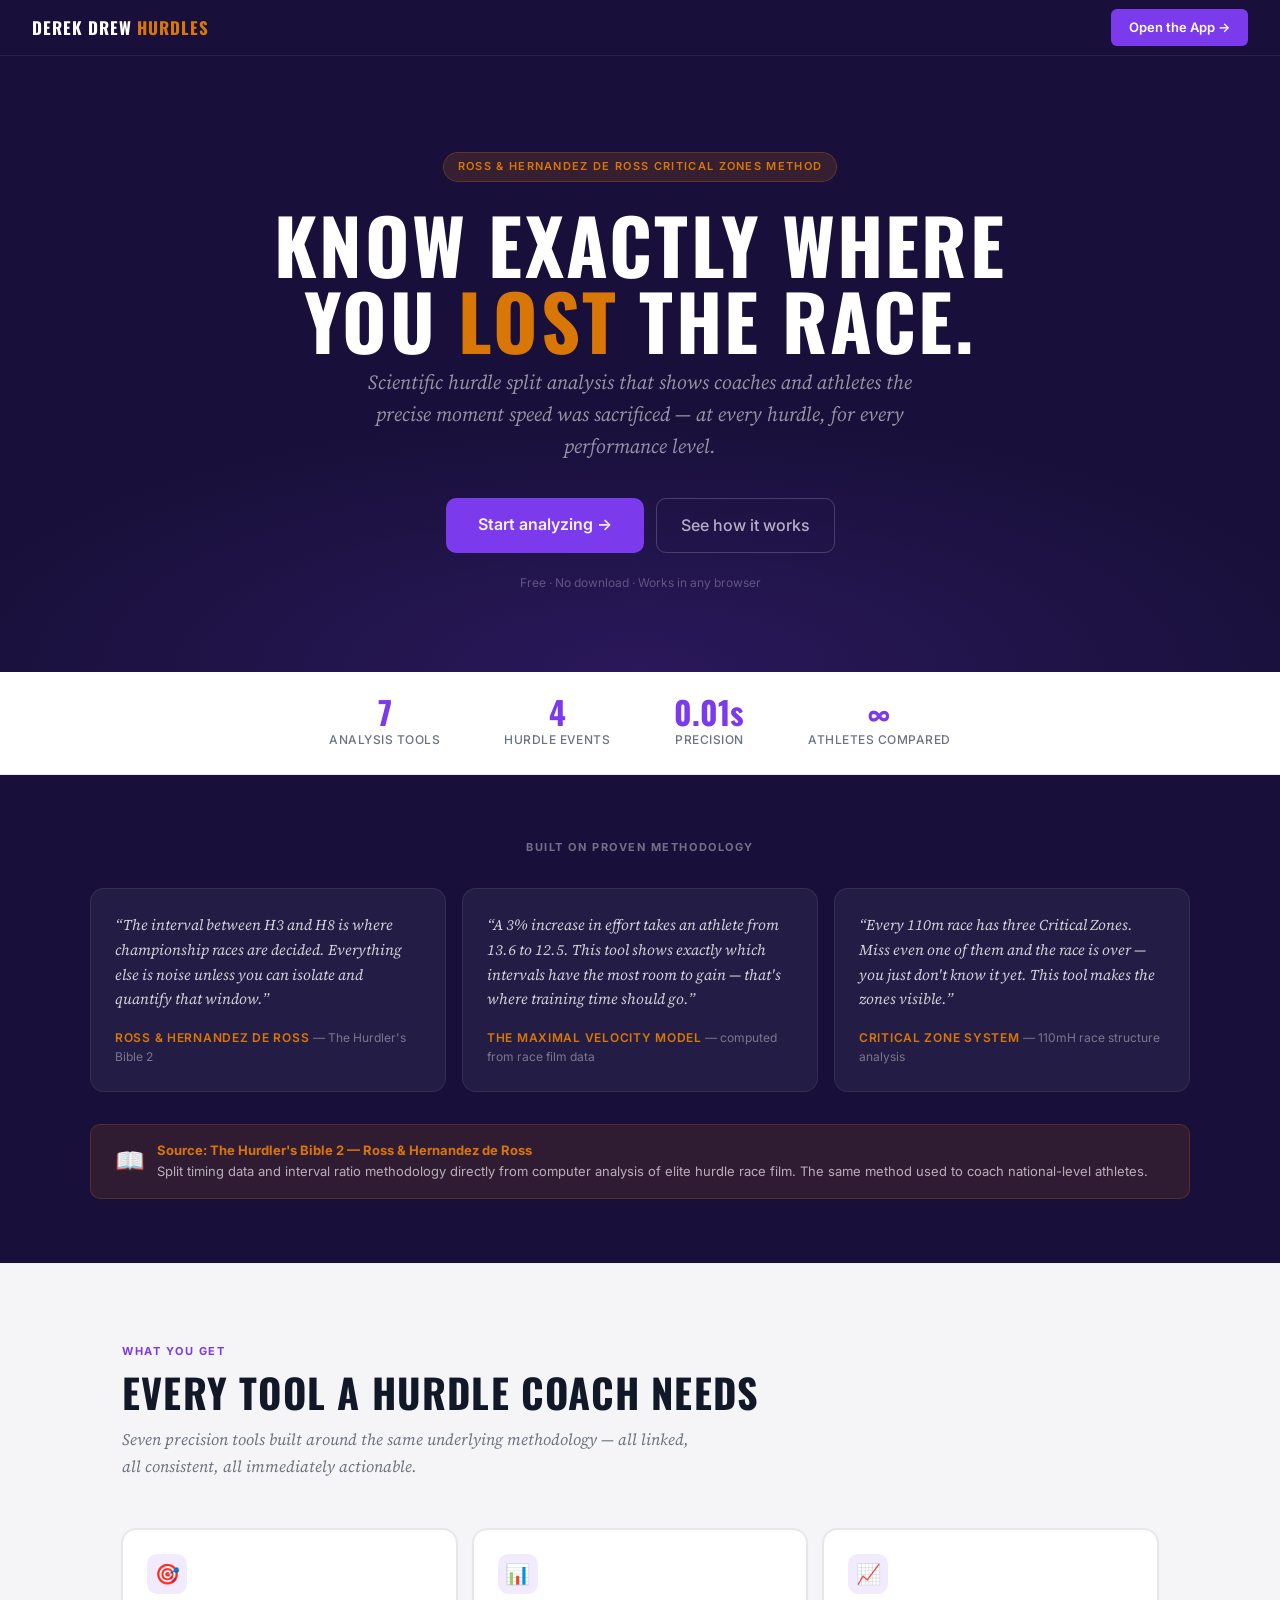
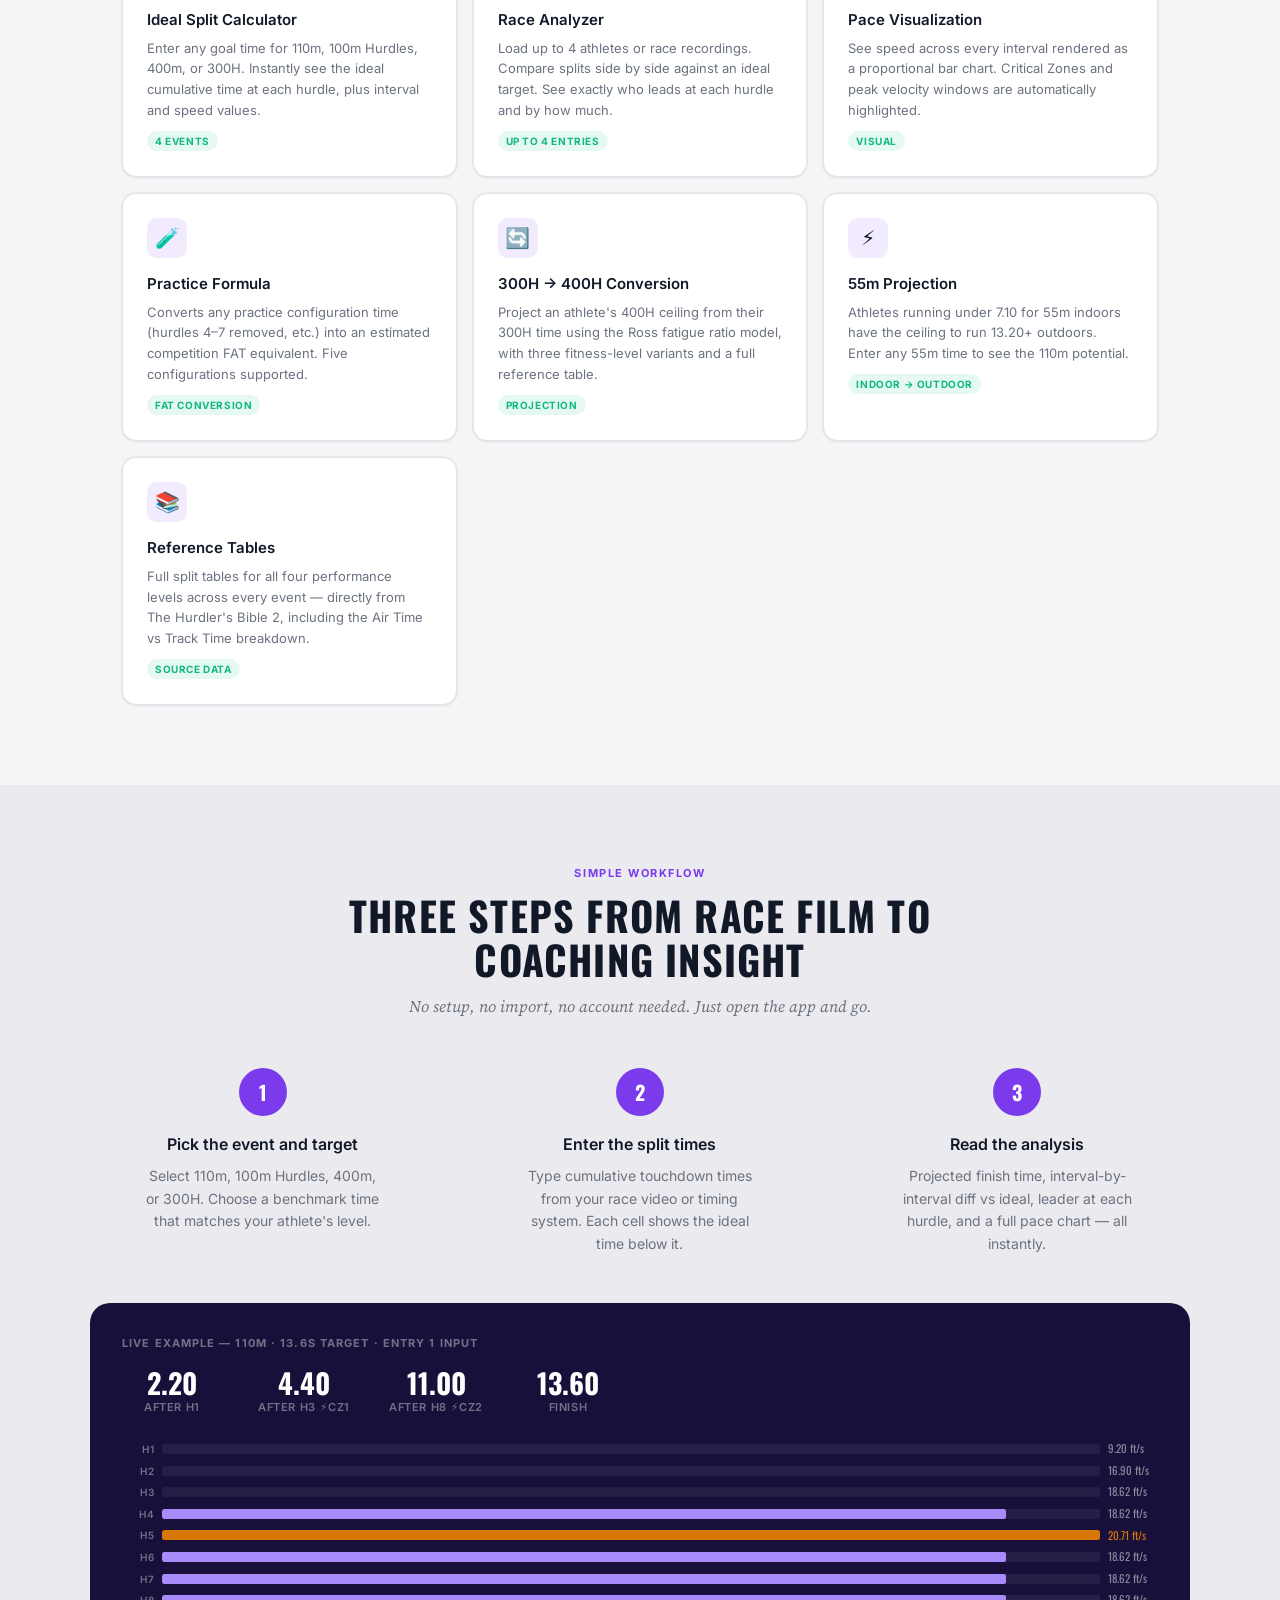
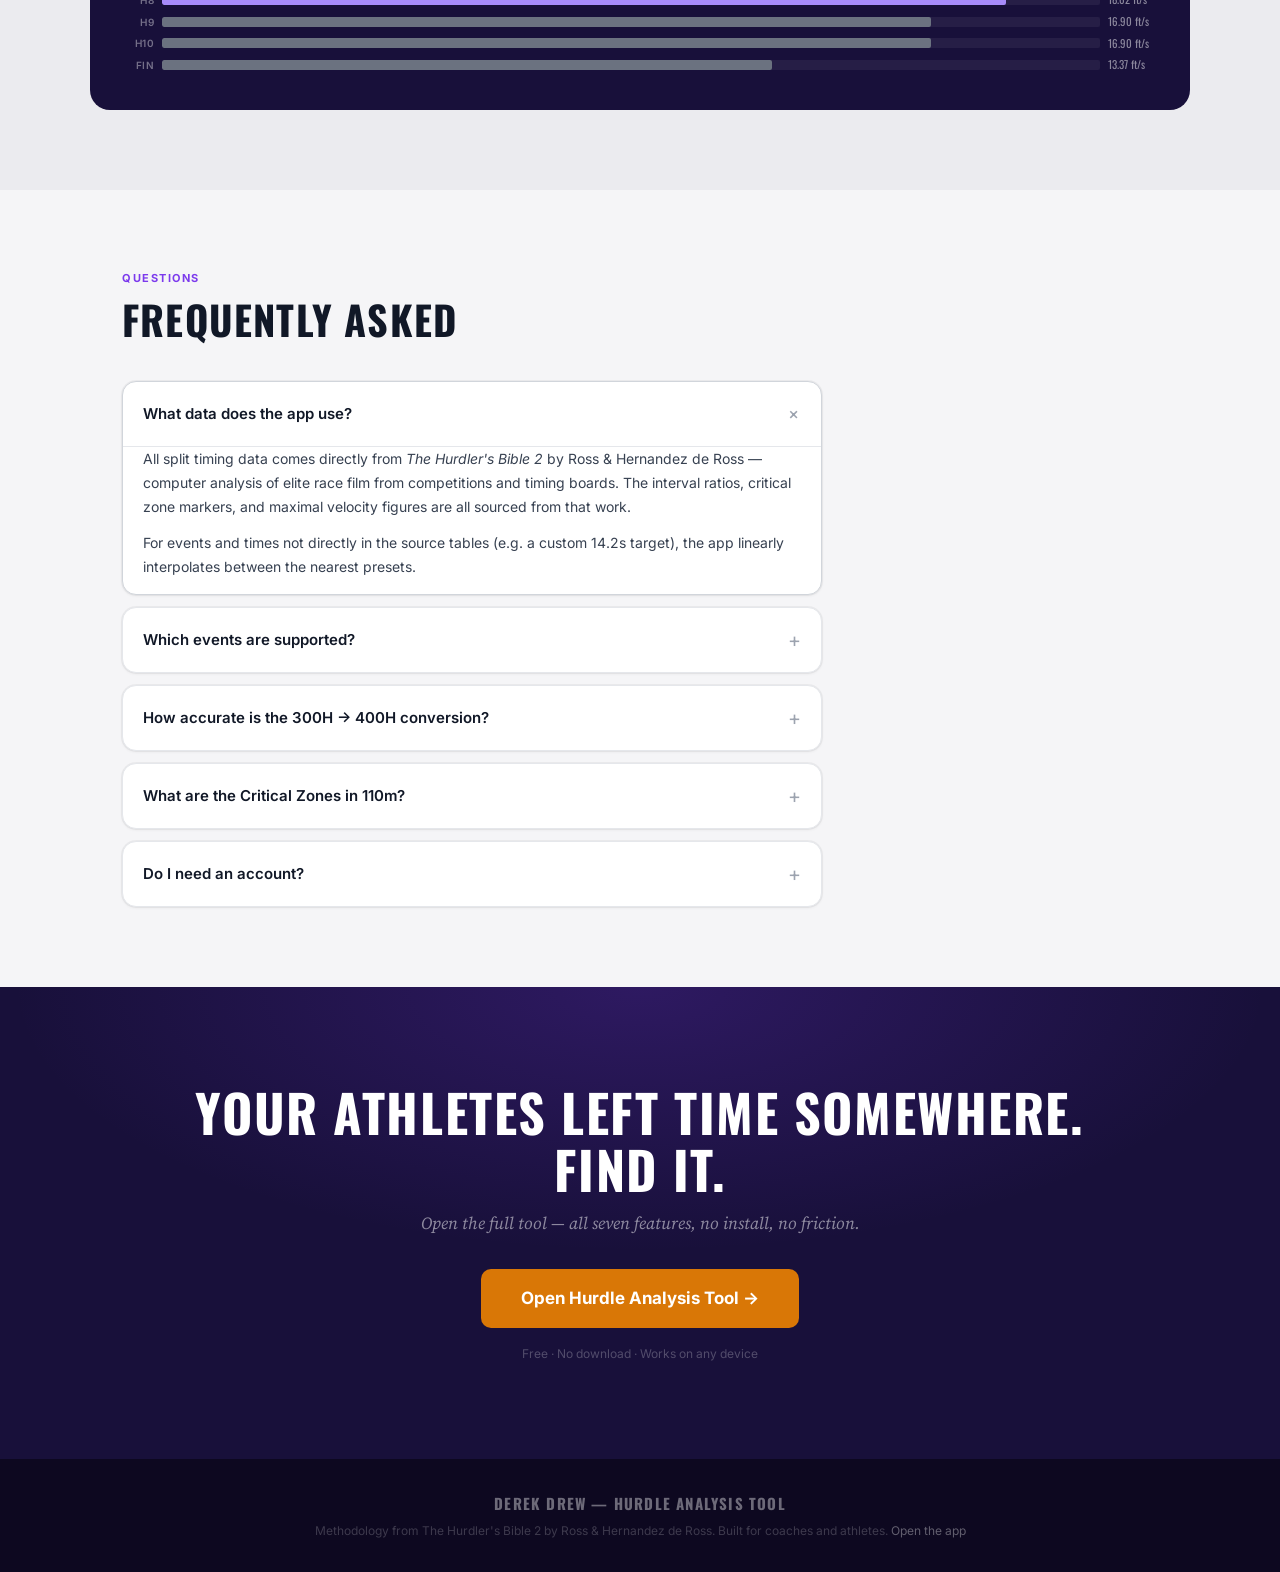
<file: landing.html>
<!DOCTYPE html>
<html lang="en">
<head>
<meta charset="UTF-8">
<meta name="viewport" content="width=device-width, initial-scale=1.0">
<title>Hurdle Analysis Tool — Know exactly where you lost the race.</title>
<meta name="description" content="Scientific hurdle split analysis based on Ross & Hernandez de Ross Critical Zones methodology. Compare your athletes' splits against ideal targets, spot where time is lost, and coach with precision.">
<link rel="preconnect" href="https://fonts.googleapis.com">
<link rel="preconnect" href="https://fonts.gstatic.com" crossorigin>
<link href="https://fonts.googleapis.com/css2?family=Inter:wght@400;500;600;700&family=Oswald:wght@500;600;700&family=Source+Serif+4:ital,wght@1,400&display=swap" rel="stylesheet">
<style>
*{box-sizing:border-box;margin:0;padding:0}
:root{
  --ink:#111827;--ink2:#374151;--ink3:#6b7280;--ink4:#9ca3af;
  --bg:#f5f5f7;--bg2:#ebebef;--card:#fff;
  --header:#18103a;--purple:#7c3aed;--purple2:#6d28d9;
  --gold:#d97706;--gold2:#b45309;
  --green-mid:#10b981;
  --border:#e5e7eb;--border2:#d1d5db;
  --body:'Inter',system-ui,sans-serif;
  --display:'Oswald',sans-serif;
  --serif:'Source Serif 4',Georgia,serif;
  --shadow-card:0 1px 3px rgba(0,0,0,0.06),0 0 0 1px rgba(0,0,0,0.04);
  --shadow-md:0 4px 16px rgba(0,0,0,0.08),0 0 0 1px rgba(0,0,0,0.04);
  --r-sm:4px;--r-md:6px;--r-lg:10px;--r-xl:14px;--r-2xl:20px;
}
body{background:var(--bg);color:var(--ink);font-family:var(--body);font-size:15px;line-height:1.6}

/* ── NAV ── */
nav{background:var(--header);height:56px;display:flex;align-items:center;justify-content:space-between;padding:0 2rem;position:sticky;top:0;z-index:100;border-bottom:1px solid rgba(255,255,255,0.07)}
.nav-brand{font-family:var(--display);font-size:17px;font-weight:700;letter-spacing:0.06em;text-transform:uppercase;color:#fff}
.nav-brand span{color:var(--gold)}
.nav-cta{background:var(--purple);color:#fff;border:none;font-family:var(--body);font-size:13px;font-weight:600;padding:8px 18px;border-radius:var(--r-md);cursor:pointer;text-decoration:none;transition:background 0.14s;white-space:nowrap}
.nav-cta:hover{background:var(--purple2)}

/* ── HERO ── */
.hero{background:var(--header);padding:6rem 2rem 5rem;text-align:center;overflow:hidden;position:relative}
.hero::before{content:'';position:absolute;inset:0;background:radial-gradient(ellipse 80% 60% at 50% 100%,rgba(124,58,237,0.18) 0%,transparent 70%);pointer-events:none}
.hero-kicker{display:inline-block;background:rgba(217,119,6,0.15);color:var(--gold);font-family:var(--body);font-size:11px;font-weight:600;letter-spacing:0.12em;text-transform:uppercase;padding:5px 14px;border-radius:99px;border:1px solid rgba(217,119,6,0.25);margin-bottom:24px}
.hero-title{font-family:var(--display);font-weight:700;font-size:clamp(40px,7vw,76px);line-height:1;text-transform:uppercase;letter-spacing:0.03em;color:#fff;margin-bottom:8px}
.hero-title em{color:var(--gold);font-style:normal}
.hero-sub{font-size:clamp(16px,2.5vw,20px);color:rgba(255,255,255,0.55);max-width:600px;margin:0 auto 36px;font-family:var(--serif);font-style:italic;line-height:1.6}
.hero-cta-group{display:flex;gap:12px;justify-content:center;flex-wrap:wrap}
.btn-hero{background:var(--purple);color:#fff;border:none;font-family:var(--body);font-size:16px;font-weight:600;padding:14px 32px;border-radius:var(--r-lg);cursor:pointer;text-decoration:none;transition:all 0.14s;display:inline-block}
.btn-hero:hover{background:var(--purple2);transform:translateY(-1px)}
.btn-ghost-hero{background:transparent;color:rgba(255,255,255,0.7);border:1px solid rgba(255,255,255,0.2);font-family:var(--body);font-size:16px;font-weight:500;padding:14px 24px;border-radius:var(--r-lg);cursor:pointer;text-decoration:none;transition:all 0.14s;display:inline-block}
.btn-ghost-hero:hover{border-color:rgba(255,255,255,0.45);color:#fff}
.hero-note{margin-top:20px;font-size:12px;color:rgba(255,255,255,0.3);font-family:var(--body)}

/* ── STAT BAR ── */
.stat-bar{background:#fff;border-bottom:1px solid var(--border);padding:1.5rem 2rem;display:flex;justify-content:center;gap:4rem;flex-wrap:wrap}
.stat-item{text-align:center}
.stat-num{font-family:var(--display);font-size:32px;font-weight:700;color:var(--purple);line-height:1}
.stat-label{font-size:12px;font-weight:500;color:var(--ink3);margin-top:2px;letter-spacing:0.04em;text-transform:uppercase}

/* ── SECTION WRAPPER ── */
.section{padding:5rem 2rem;max-width:1100px;margin:0 auto}
.section-sm{padding:3rem 2rem;max-width:1100px;margin:0 auto}
.section-kicker{font-family:var(--body);font-size:11px;font-weight:700;letter-spacing:0.14em;text-transform:uppercase;color:var(--purple);margin-bottom:10px}
.section-title{font-family:var(--display);font-size:clamp(26px,4vw,40px);font-weight:700;text-transform:uppercase;letter-spacing:0.03em;color:var(--ink);margin-bottom:12px;line-height:1.1}
.section-desc{font-size:16px;color:var(--ink3);max-width:580px;line-height:1.7;font-family:var(--serif);font-style:italic}

/* ── SOCIAL PROOF ── */
.proof-bg{background:var(--header);padding:4rem 2rem}
.proof-inner{max-width:1100px;margin:0 auto}
.proof-label{font-family:var(--body);font-size:11px;font-weight:700;letter-spacing:0.14em;text-transform:uppercase;color:rgba(255,255,255,0.4);text-align:center;margin-bottom:2rem}
.proof-cards{display:grid;grid-template-columns:repeat(auto-fit,minmax(280px,1fr));gap:1rem}
.proof-card{background:rgba(255,255,255,0.05);border:1px solid rgba(255,255,255,0.08);border-radius:var(--r-xl);padding:1.5rem}
.proof-quote{font-size:15px;color:rgba(255,255,255,0.8);line-height:1.65;font-family:var(--serif);font-style:italic;margin-bottom:16px}
.proof-quote::before{content:'\201C'}
.proof-quote::after{content:'\201D'}
.proof-byline{font-family:var(--body);font-size:12px;font-weight:600;color:var(--gold);text-transform:uppercase;letter-spacing:0.06em}
.proof-byline span{font-weight:400;color:rgba(255,255,255,0.4);text-transform:none;letter-spacing:0}
.methodology-badge{background:rgba(217,119,6,0.12);border:1px solid rgba(217,119,6,0.2);border-radius:var(--r-lg);padding:1rem 1.5rem;margin-top:2rem;display:flex;align-items:center;gap:12px}
.methodology-icon{font-size:24px;flex-shrink:0}
.methodology-text{font-size:13px;color:rgba(255,255,255,0.65);font-family:var(--body);line-height:1.5}
.methodology-text strong{color:var(--gold);display:block;margin-bottom:2px}

/* ── FEATURES ── */
.feature-grid{display:grid;grid-template-columns:repeat(auto-fill,minmax(300px,1fr));gap:1rem;margin-top:3rem}
.feature-card{background:var(--card);border:1px solid var(--border);border-radius:var(--r-xl);padding:1.5rem;box-shadow:var(--shadow-card);transition:box-shadow 0.14s,transform 0.14s}
.feature-card:hover{box-shadow:var(--shadow-md);transform:translateY(-2px)}
.feature-icon{width:40px;height:40px;background:rgba(124,58,237,0.1);border-radius:var(--r-lg);display:flex;align-items:center;justify-content:center;font-size:20px;margin-bottom:14px}
.feature-title{font-family:var(--body);font-size:15px;font-weight:600;color:var(--ink);margin-bottom:6px}
.feature-desc{font-size:13px;color:var(--ink3);line-height:1.6}
.feature-tag{display:inline-block;background:rgba(16,185,129,0.1);color:var(--green-mid);font-size:10px;font-weight:700;letter-spacing:0.06em;text-transform:uppercase;padding:2px 8px;border-radius:99px;margin-top:10px}

/* ── HOW IT WORKS ── */
.how-bg{background:var(--bg2);padding:5rem 2rem}
.how-inner{max-width:1100px;margin:0 auto}
.how-steps{display:grid;grid-template-columns:repeat(auto-fit,minmax(260px,1fr));gap:2rem;margin-top:3rem}
.how-step{text-align:center}
.how-num{width:48px;height:48px;background:var(--purple);border-radius:50%;display:flex;align-items:center;justify-content:center;font-family:var(--display);font-size:20px;font-weight:700;color:#fff;margin:0 auto 16px}
.how-title{font-family:var(--body);font-size:16px;font-weight:600;color:var(--ink);margin-bottom:8px}
.how-desc{font-size:14px;color:var(--ink3);line-height:1.6;max-width:240px;margin:0 auto}
.how-connector{display:none}

/* ── EVENT PILLS ── */
.events-row{display:flex;gap:10px;flex-wrap:wrap;margin-top:2rem}
.event-pill{background:var(--card);border:1px solid var(--border);border-radius:99px;padding:8px 18px;font-family:var(--body);font-size:13px;font-weight:600;color:var(--ink2);box-shadow:var(--shadow-card)}
.event-pill.active{background:var(--purple);border-color:var(--purple);color:#fff}

/* ── DATA PREVIEW ── */
.data-preview{background:var(--header);border-radius:var(--r-2xl);padding:2rem;margin-top:3rem;overflow:hidden}
.data-preview-title{font-family:var(--body);font-size:11px;font-weight:700;letter-spacing:0.1em;text-transform:uppercase;color:rgba(255,255,255,0.4);margin-bottom:1rem}
.dp-banner{display:flex;gap:2rem;flex-wrap:wrap;margin-bottom:1.5rem}
.dp-stat{text-align:center;min-width:100px}
.dp-val{font-family:var(--display);font-size:28px;font-weight:700;color:#fff;line-height:1}
.dp-label{font-size:11px;font-weight:600;letter-spacing:0.06em;text-transform:uppercase;color:rgba(255,255,255,0.4);margin-top:2px}
.dp-bars{}
.dp-bar-row{display:flex;align-items:center;gap:8px;margin-bottom:4px}
.dp-bar-label{font-family:var(--body);font-size:10px;font-weight:600;letter-spacing:0.04em;text-transform:uppercase;color:rgba(255,255,255,0.4);min-width:32px;text-align:right}
.dp-bar-track{flex:1;height:10px;background:rgba(255,255,255,0.06);border-radius:2px;overflow:hidden}
.dp-bar-fill{height:100%;border-radius:2px}
.dp-bar-val{font-family:var(--display);font-size:11px;color:rgba(255,255,255,0.5);min-width:50px}

/* ── FAQ ── */
.faq-list{margin-top:2.5rem;display:flex;flex-direction:column;gap:12px;max-width:700px}
details{background:var(--card);border:1px solid var(--border);border-radius:var(--r-xl);overflow:hidden;box-shadow:var(--shadow-card)}
details[open]{border-color:var(--border2)}
summary{padding:16px 20px;font-family:var(--body);font-size:15px;font-weight:600;color:var(--ink);cursor:pointer;list-style:none;display:flex;justify-content:space-between;align-items:center;gap:12px;user-select:none}
summary::-webkit-details-marker{display:none}
summary::after{content:'+';font-size:20px;font-weight:400;color:var(--ink4);flex-shrink:0;transition:transform 0.18s}
details[open] summary::after{transform:rotate(45deg)}
.faq-answer{padding:0 20px 16px;font-size:14px;color:var(--ink2);line-height:1.7;border-top:1px solid var(--border)}
.faq-answer p{margin-top:12px}
.faq-answer p:first-child{margin-top:0}

/* ── CTA BOTTOM ── */
.cta-bg{background:var(--header);padding:6rem 2rem;text-align:center;position:relative;overflow:hidden}
.cta-bg::before{content:'';position:absolute;inset:0;background:radial-gradient(ellipse 70% 80% at 50% 0%,rgba(124,58,237,0.22) 0%,transparent 70%);pointer-events:none}
.cta-title{font-family:var(--display);font-size:clamp(28px,5vw,52px);font-weight:700;text-transform:uppercase;letter-spacing:0.03em;color:#fff;margin-bottom:12px;line-height:1.1;position:relative}
.cta-sub{font-size:17px;color:rgba(255,255,255,0.5);max-width:500px;margin:0 auto 32px;font-family:var(--serif);font-style:italic;position:relative}
.cta-btn{background:var(--gold);color:#fff;border:none;font-family:var(--body);font-size:17px;font-weight:700;padding:16px 40px;border-radius:var(--r-lg);cursor:pointer;text-decoration:none;display:inline-block;transition:all 0.14s;position:relative}
.cta-btn:hover{background:var(--gold2);transform:translateY(-1px)}
.cta-note{margin-top:16px;font-size:12px;color:rgba(255,255,255,0.25);position:relative}

/* ── FOOTER ── */
footer{background:#0d0820;padding:2rem;text-align:center}
.footer-brand{font-family:var(--display);font-size:15px;font-weight:700;letter-spacing:0.08em;text-transform:uppercase;color:rgba(255,255,255,0.4);margin-bottom:6px}
.footer-copy{font-size:12px;color:rgba(255,255,255,0.2);font-family:var(--body)}
.footer-copy a{color:rgba(255,255,255,0.35);text-decoration:none}

/* ── RESPONSIVE ── */
@media(max-width:640px){
  .stat-bar{gap:2rem}
  .section,.how-bg>*{padding-left:1.25rem;padding-right:1.25rem}
  .hero{padding:4rem 1.25rem 3.5rem}
  .proof-cards{grid-template-columns:1fr}
  .feature-grid{grid-template-columns:1fr}
  .dp-banner{gap:1.5rem}
  .hero-cta-group{flex-direction:column;align-items:center}
  .btn-hero,.btn-ghost-hero{width:100%;text-align:center}
}
@media(max-width:480px){
  .stat-bar{flex-direction:column;gap:1.25rem;padding:1.5rem}
  .stat-item{display:flex;align-items:center;gap:16px;text-align:left}
  .stat-num{font-size:24px;min-width:52px}
  nav{padding:0 1.25rem}
}
</style>
</head>
<body>

<!-- ── NAV ── -->
<nav>
  <div class="nav-brand">Derek Drew <span>Hurdles</span></div>
  <a href="index.html" class="nav-cta">Open the App →</a>
</nav>

<!-- ── HERO ── -->
<section class="hero">
  <div class="hero-kicker">Ross &amp; Hernandez de Ross Critical Zones Method</div>
  <h1 class="hero-title">Know exactly where<br>you <em>lost</em> the race.</h1>
  <p class="hero-sub">Scientific hurdle split analysis that shows coaches and athletes the precise moment speed was sacrificed — at every hurdle, for every performance level.</p>
  <div class="hero-cta-group">
    <a href="index.html" class="btn-hero">Start analyzing →</a>
    <a href="#how-it-works" class="btn-ghost-hero">See how it works</a>
  </div>
  <p class="hero-note">Free · No download · Works in any browser</p>
</section>

<!-- ── STAT BAR ── -->
<div class="stat-bar">
  <div class="stat-item">
    <div class="stat-num">7</div>
    <div class="stat-label">Analysis tools</div>
  </div>
  <div class="stat-item">
    <div class="stat-num">4</div>
    <div class="stat-label">Hurdle events</div>
  </div>
  <div class="stat-item">
    <div class="stat-num">0.01s</div>
    <div class="stat-label">Precision</div>
  </div>
  <div class="stat-item">
    <div class="stat-num">∞</div>
    <div class="stat-label">Athletes compared</div>
  </div>
</div>

<!-- ── SOCIAL PROOF ── -->
<div class="proof-bg">
  <div class="proof-inner">
    <div class="proof-label">Built on proven methodology</div>
    <div class="proof-cards">
      <div class="proof-card">
        <div class="proof-quote">The interval between H3 and H8 is where championship races are decided. Everything else is noise unless you can isolate and quantify that window.</div>
        <div class="proof-byline">Ross &amp; Hernandez de Ross <span>— The Hurdler's Bible 2</span></div>
      </div>
      <div class="proof-card">
        <div class="proof-quote">A 3% increase in effort takes an athlete from 13.6 to 12.5. This tool shows exactly which intervals have the most room to gain — that's where training time should go.</div>
        <div class="proof-byline">The Maximal Velocity Model <span>— computed from race film data</span></div>
      </div>
      <div class="proof-card">
        <div class="proof-quote">Every 110m race has three Critical Zones. Miss even one of them and the race is over — you just don't know it yet. This tool makes the zones visible.</div>
        <div class="proof-byline">Critical Zone System <span>— 110mH race structure analysis</span></div>
      </div>
    </div>
    <div class="methodology-badge">
      <div class="methodology-icon">📖</div>
      <div class="methodology-text">
        <strong>Source: The Hurdler's Bible 2 — Ross &amp; Hernandez de Ross</strong>
        Split timing data and interval ratio methodology directly from computer analysis of elite hurdle race film. The same method used to coach national-level athletes.
      </div>
    </div>
  </div>
</div>

<!-- ── FEATURES ── -->
<section class="section">
  <div class="section-kicker">What you get</div>
  <h2 class="section-title">Every tool a hurdle coach needs</h2>
  <p class="section-desc">Seven precision tools built around the same underlying methodology — all linked, all consistent, all immediately actionable.</p>

  <div class="feature-grid">
    <div class="feature-card">
      <div class="feature-icon">🎯</div>
      <div class="feature-title">Ideal Split Calculator</div>
      <div class="feature-desc">Enter any goal time for 110m, 100m Hurdles, 400m, or 300H. Instantly see the ideal cumulative time at each hurdle, plus interval and speed values.</div>
      <span class="feature-tag">4 events</span>
    </div>
    <div class="feature-card">
      <div class="feature-icon">📊</div>
      <div class="feature-title">Race Analyzer</div>
      <div class="feature-desc">Load up to 4 athletes or race recordings. Compare splits side by side against an ideal target. See exactly who leads at each hurdle and by how much.</div>
      <span class="feature-tag">Up to 4 entries</span>
    </div>
    <div class="feature-card">
      <div class="feature-icon">📈</div>
      <div class="feature-title">Pace Visualization</div>
      <div class="feature-desc">See speed across every interval rendered as a proportional bar chart. Critical Zones and peak velocity windows are automatically highlighted.</div>
      <span class="feature-tag">Visual</span>
    </div>
    <div class="feature-card">
      <div class="feature-icon">🧪</div>
      <div class="feature-title">Practice Formula</div>
      <div class="feature-desc">Converts any practice configuration time (hurdles 4–7 removed, etc.) into an estimated competition FAT equivalent. Five configurations supported.</div>
      <span class="feature-tag">FAT conversion</span>
    </div>
    <div class="feature-card">
      <div class="feature-icon">🔄</div>
      <div class="feature-title">300H → 400H Conversion</div>
      <div class="feature-desc">Project an athlete's 400H ceiling from their 300H time using the Ross fatigue ratio model, with three fitness-level variants and a full reference table.</div>
      <span class="feature-tag">Projection</span>
    </div>
    <div class="feature-card">
      <div class="feature-icon">⚡</div>
      <div class="feature-title">55m Projection</div>
      <div class="feature-desc">Athletes running under 7.10 for 55m indoors have the ceiling to run 13.20+ outdoors. Enter any 55m time to see the 110m potential.</div>
      <span class="feature-tag">Indoor → outdoor</span>
    </div>
    <div class="feature-card">
      <div class="feature-icon">📚</div>
      <div class="feature-title">Reference Tables</div>
      <div class="feature-desc">Full split tables for all four performance levels across every event — directly from The Hurdler's Bible 2, including the Air Time vs Track Time breakdown.</div>
      <span class="feature-tag">Source data</span>
    </div>
  </div>
</section>

<!-- ── HOW IT WORKS ── -->
<div class="how-bg" id="how-it-works">
  <div class="how-inner">
    <div style="text-align:center">
      <div class="section-kicker" style="text-align:center">Simple workflow</div>
      <h2 class="section-title" style="max-width:600px;margin:0 auto 12px">Three steps from race film to coaching insight</h2>
      <p class="section-desc" style="margin:0 auto;text-align:center">No setup, no import, no account needed. Just open the app and go.</p>
    </div>
    <div class="how-steps">
      <div class="how-step">
        <div class="how-num">1</div>
        <div class="how-title">Pick the event and target</div>
        <div class="how-desc">Select 110m, 100m Hurdles, 400m, or 300H. Choose a benchmark time that matches your athlete's level.</div>
      </div>
      <div class="how-step">
        <div class="how-num">2</div>
        <div class="how-title">Enter the split times</div>
        <div class="how-desc">Type cumulative touchdown times from your race video or timing system. Each cell shows the ideal time below it.</div>
      </div>
      <div class="how-step">
        <div class="how-num">3</div>
        <div class="how-title">Read the analysis</div>
        <div class="how-desc">Projected finish time, interval-by-interval diff vs ideal, leader at each hurdle, and a full pace chart — all instantly.</div>
      </div>
    </div>

    <div class="data-preview">
      <div class="data-preview-title">Live example — 110m · 13.6s target · Entry 1 input</div>
      <div class="dp-banner">
        <div class="dp-stat"><div class="dp-val">2.20</div><div class="dp-label">After H1</div></div>
        <div class="dp-stat"><div class="dp-val">4.40</div><div class="dp-label">After H3 ⚡CZ1</div></div>
        <div class="dp-stat"><div class="dp-val">11.00</div><div class="dp-label">After H8 ⚡CZ2</div></div>
        <div class="dp-stat"><div class="dp-val">13.60</div><div class="dp-label">Finish</div></div>
      </div>
      <div class="dp-bars">
        <div class="dp-bar-row"><div class="dp-bar-label">H1</div><div class="dp-bar-track"><div class="dp-bar-fill" style="width:44%;background:var(--gold-accent)"></div></div><div class="dp-bar-val" style="color:rgba(255,255,255,0.5)">9.20 ft/s</div></div>
        <div class="dp-bar-row"><div class="dp-bar-label">H2</div><div class="dp-bar-track"><div class="dp-bar-fill" style="width:82%;background:var(--gold-accent)"></div></div><div class="dp-bar-val" style="color:rgba(255,255,255,0.5)">16.90 ft/s</div></div>
        <div class="dp-bar-row"><div class="dp-bar-label">H3</div><div class="dp-bar-track"><div class="dp-bar-fill" style="width:90%;background:var(--gold-accent)"></div></div><div class="dp-bar-val" style="color:rgba(255,255,255,0.5)">18.62 ft/s</div></div>
        <div class="dp-bar-row"><div class="dp-bar-label">H4</div><div class="dp-bar-track"><div class="dp-bar-fill" style="width:90%;background:#a78bfa"></div></div><div class="dp-bar-val" style="color:rgba(255,255,255,0.5)">18.62 ft/s</div></div>
        <div class="dp-bar-row"><div class="dp-bar-label">H5</div><div class="dp-bar-track"><div class="dp-bar-fill" style="width:100%;background:var(--gold)"></div></div><div class="dp-bar-val" style="color:var(--gold)">20.71 ft/s</div></div>
        <div class="dp-bar-row"><div class="dp-bar-label">H6</div><div class="dp-bar-track"><div class="dp-bar-fill" style="width:90%;background:#a78bfa"></div></div><div class="dp-bar-val" style="color:rgba(255,255,255,0.5)">18.62 ft/s</div></div>
        <div class="dp-bar-row"><div class="dp-bar-label">H7</div><div class="dp-bar-track"><div class="dp-bar-fill" style="width:90%;background:#a78bfa"></div></div><div class="dp-bar-val" style="color:rgba(255,255,255,0.5)">18.62 ft/s</div></div>
        <div class="dp-bar-row"><div class="dp-bar-label">H8</div><div class="dp-bar-track"><div class="dp-bar-fill" style="width:90%;background:#a78bfa"></div></div><div class="dp-bar-val" style="color:rgba(255,255,255,0.5)">18.62 ft/s</div></div>
        <div class="dp-bar-row"><div class="dp-bar-label">H9</div><div class="dp-bar-track"><div class="dp-bar-fill" style="width:82%;background:var(--ink3)"></div></div><div class="dp-bar-val" style="color:rgba(255,255,255,0.5)">16.90 ft/s</div></div>
        <div class="dp-bar-row"><div class="dp-bar-label">H10</div><div class="dp-bar-track"><div class="dp-bar-fill" style="width:82%;background:var(--ink3)"></div></div><div class="dp-bar-val" style="color:rgba(255,255,255,0.5)">16.90 ft/s</div></div>
        <div class="dp-bar-row"><div class="dp-bar-label">Fin</div><div class="dp-bar-track"><div class="dp-bar-fill" style="width:65%;background:var(--ink3)"></div></div><div class="dp-bar-val" style="color:rgba(255,255,255,0.5)">13.37 ft/s</div></div>
      </div>
    </div>
  </div>
</div>

<!-- ── FAQ ── -->
<section class="section">
  <div class="section-kicker">Questions</div>
  <h2 class="section-title">Frequently asked</h2>
  <div class="faq-list">
    <details open>
      <summary>What data does the app use?</summary>
      <div class="faq-answer">
        <p>All split timing data comes directly from <em>The Hurdler's Bible 2</em> by Ross &amp; Hernandez de Ross — computer analysis of elite race film from competitions and timing boards. The interval ratios, critical zone markers, and maximal velocity figures are all sourced from that work.</p>
        <p>For events and times not directly in the source tables (e.g. a custom 14.2s target), the app linearly interpolates between the nearest presets.</p>
      </div>
    </details>
    <details>
      <summary>Which events are supported?</summary>
      <div class="faq-answer">
        <p>Men's 110m High Hurdles, Women's 100m Hurdles, Men's 400m Hurdles, and 300m Hurdles. The Race Analyzer supports all four, plus a 300H → 400H projection tool and a 55m Indoor → 110m Outdoor formula.</p>
      </div>
    </details>
    <details>
      <summary>How accurate is the 300H → 400H conversion?</summary>
      <div class="faq-answer">
        <p>The formula uses the Ross distance ratio (×1.333) plus a fitness-level fatigue factor: +3.5s for a well-conditioned 400H specialist, +4.5s for a trained athlete, +5.5s for a developing athlete with limited 400H-specific training.</p>
        <p>It's a planning tool, not a guarantee — conditioning and race-specific fitness are the dominant variables beyond raw speed.</p>
      </div>
    </details>
    <details>
      <summary>What are the Critical Zones in 110m?</summary>
      <div class="faq-answer">
        <p>CZ #1 is the cumulative time after Hurdle 3 — it measures the quality of the acceleration phase and first three hurdle clearances. CZ #2 is after Hurdle 8 — it captures the peak velocity window and the athlete's ability to maintain speed through the critical mid-race interval. CZ #3 is the finish line.</p>
        <p>Athletes who lose time disproportionately in CZ #1 have a start and transition problem. Those who lose it in CZ #2 have a conditioning or rhythm problem. The app shows both clearly.</p>
      </div>
    </details>
    <details>
      <summary>Do I need an account?</summary>
      <div class="faq-answer">
        <p>The app uses a simple password to keep it semi-private during its beta phase. Contact Derek Drew for access credentials.</p>
      </div>
    </details>
  </div>
</section>

<!-- ── CTA ── -->
<div class="cta-bg">
  <h2 class="cta-title">Your athletes left time somewhere.<br>Find it.</h2>
  <p class="cta-sub">Open the full tool — all seven features, no install, no friction.</p>
  <a href="index.html" class="cta-btn">Open Hurdle Analysis Tool →</a>
  <p class="cta-note">Free · No download · Works on any device</p>
</div>

<!-- ── FOOTER ── -->
<footer>
  <div class="footer-brand">Derek Drew — Hurdle Analysis Tool</div>
  <div class="footer-copy">Methodology from The Hurdler's Bible 2 by Ross &amp; Hernandez de Ross. Built for coaches and athletes. <a href="index.html">Open the app</a></div>
</footer>

</body>
</html>
</file>
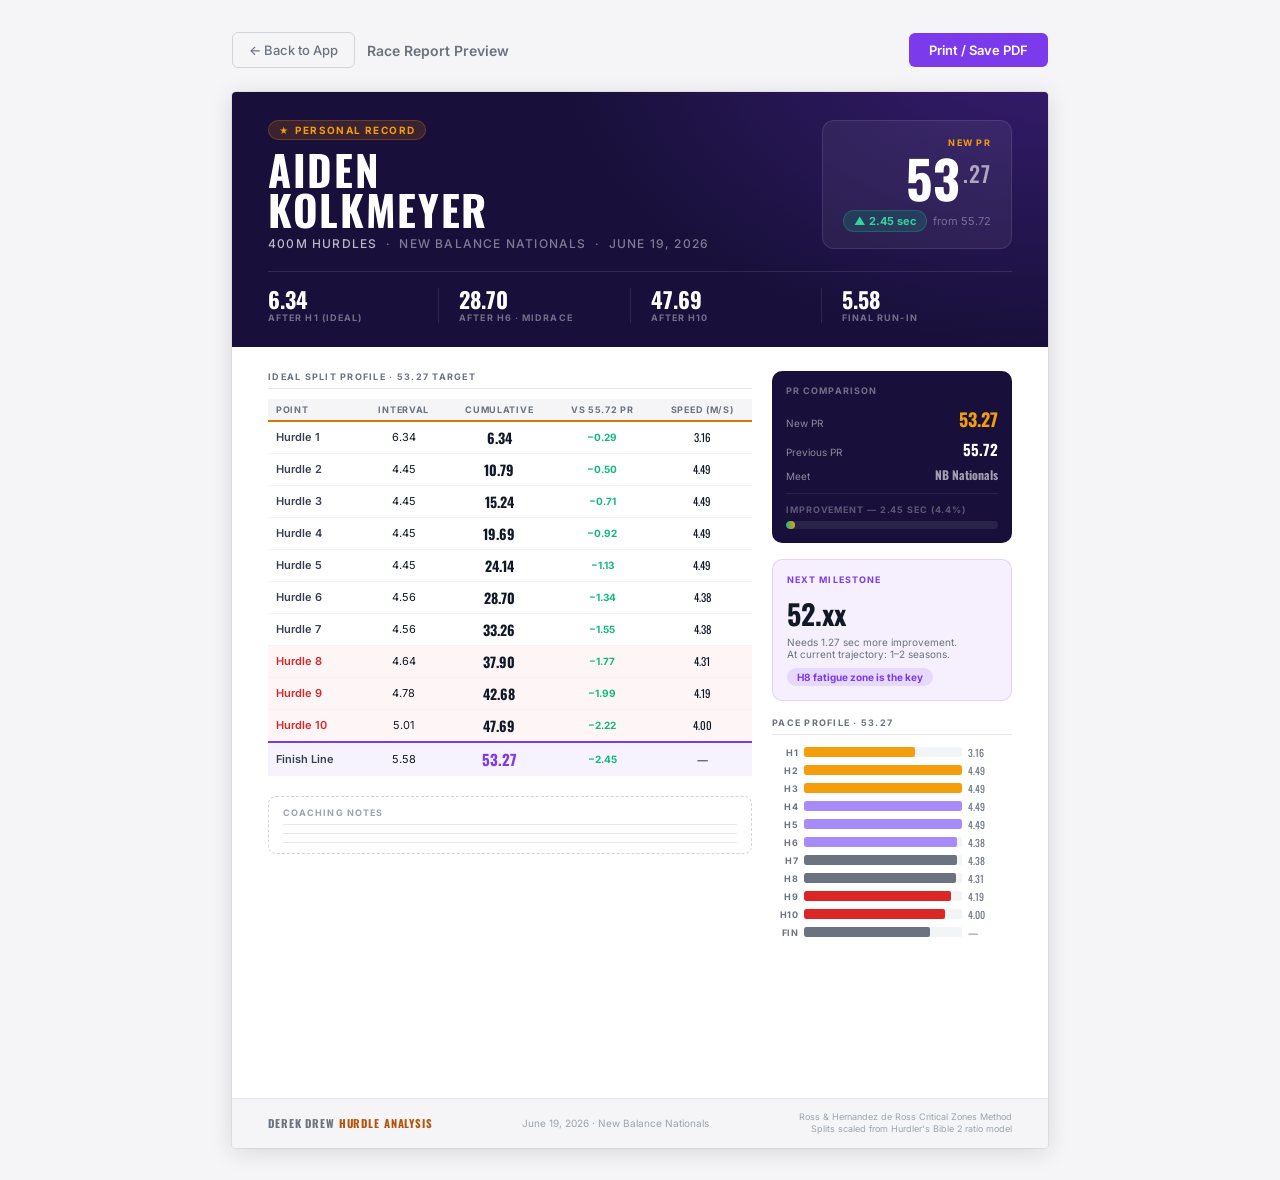
<file: report.html>
<!DOCTYPE html>
<html lang="en">
<head>
<meta charset="UTF-8">
<meta name="viewport" content="width=device-width, initial-scale=1.0">
<title>Race Report — Aiden Kolkmeyer · 400H · New Balance Nationals</title>
<link rel="preconnect" href="https://fonts.googleapis.com">
<link rel="preconnect" href="https://fonts.gstatic.com" crossorigin>
<link href="https://fonts.googleapis.com/css2?family=Inter:wght@400;500;600;700&family=Oswald:wght@500;600;700&display=swap" rel="stylesheet">
<style>
*{box-sizing:border-box;margin:0;padding:0}
:root{
  --ink:#111827;--ink2:#374151;--ink3:#6b7280;--ink4:#9ca3af;
  --bg:#f5f5f7;--card:#fff;
  --header:#18103a;--purple:#7c3aed;
  --gold:#d97706;--gold2:#b45309;--gold-accent:#f59e0b;
  --green:#059669;--green-mid:#10b981;--green-light:#d1fae5;
  --red:#dc2626;--red-light:#fee2e2;
  --amber:#d97706;
  --border:#e5e7eb;--border2:#d1d5db;
  --body:'Inter',system-ui,sans-serif;
  --display:'Oswald',sans-serif;
}

/* ── SCREEN WRAPPER ── */
body{background:var(--bg);font-family:var(--body);color:var(--ink);min-height:100vh;padding:2rem}
.screen-controls{max-width:816px;margin:0 auto 1.5rem;display:flex;align-items:center;justify-content:space-between;gap:12px}
.screen-controls h2{font-family:var(--body);font-size:14px;font-weight:600;color:var(--ink3)}
.btn-print{background:var(--purple);color:#fff;border:none;font-family:var(--body);font-size:13px;font-weight:600;padding:9px 20px;border-radius:6px;cursor:pointer;transition:background 0.14s}
.btn-print:hover{background:#6d28d9}
.btn-back{background:transparent;color:var(--ink3);border:1px solid var(--border2);font-family:var(--body);font-size:13px;font-weight:500;padding:9px 16px;border-radius:6px;cursor:pointer;text-decoration:none;transition:all 0.14s;display:inline-block}
.btn-back:hover{color:var(--ink);border-color:var(--border)}

/* ── FLYER — matches US Letter at 96 dpi ── */
.flyer{
  background:#fff;
  width:816px;
  min-height:1056px;
  margin:0 auto;
  box-shadow:0 4px 24px rgba(0,0,0,0.12),0 0 0 1px rgba(0,0,0,0.06);
  border-radius:4px;
  overflow:hidden;
  display:flex;
  flex-direction:column;
  font-size:13px;
}

/* ── HEADER ── */
.flyer-header{
  background:var(--header);
  padding:28px 36px 24px;
  position:relative;
  overflow:hidden;
}
.flyer-header::before{
  content:'';
  position:absolute;
  inset:0;
  background:radial-gradient(ellipse 100% 200% at 100% -20%, rgba(124,58,237,0.3) 0%, transparent 60%);
  pointer-events:none;
}
.header-top{display:flex;align-items:flex-start;justify-content:space-between;gap:16px;position:relative}
.header-left{}
.pr-badge{
  display:inline-flex;align-items:center;gap:6px;
  background:rgba(217,119,6,0.18);border:1px solid rgba(217,119,6,0.3);
  color:var(--gold-accent);font-family:var(--body);font-size:10px;font-weight:700;
  letter-spacing:0.14em;text-transform:uppercase;padding:3px 10px;border-radius:99px;
  margin-bottom:10px;
}
.pr-badge::before{content:'★';font-size:9px}
.athlete-name{
  font-family:var(--display);font-size:42px;font-weight:700;
  letter-spacing:0.04em;text-transform:uppercase;color:#fff;
  line-height:0.95;margin-bottom:6px;
}
.event-line{
  font-family:var(--body);font-size:12px;font-weight:500;
  letter-spacing:0.1em;text-transform:uppercase;
  color:rgba(255,255,255,0.45);
}
.event-line span{color:rgba(255,255,255,0.7)}

/* ── PR BLOCK ── */
.pr-block{
  background:rgba(255,255,255,0.06);border:1px solid rgba(255,255,255,0.1);
  border-radius:12px;padding:16px 20px;text-align:right;flex-shrink:0;position:relative;
  min-width:180px;
}
.pr-time-label{
  font-family:var(--body);font-size:9px;font-weight:700;
  letter-spacing:0.14em;text-transform:uppercase;color:var(--gold-accent);
  margin-bottom:4px;
}
.pr-time{
  font-family:var(--display);font-size:52px;font-weight:700;
  color:#fff;letter-spacing:0.02em;line-height:1;
}
.pr-time sup{font-size:22px;font-weight:500;color:rgba(255,255,255,0.6);margin-left:2px;vertical-align:super}
.pr-improvement{
  display:flex;align-items:center;justify-content:flex-end;gap:6px;margin-top:6px;
}
.improvement-chip{
  background:rgba(16,185,129,0.18);border:1px solid rgba(16,185,129,0.3);
  color:#34d399;font-family:var(--body);font-size:11px;font-weight:700;
  padding:3px 10px;border-radius:99px;
}
.pr-prev{font-size:11px;color:rgba(255,255,255,0.35);font-family:var(--body)}

/* ── STAT ROW ── */
.stat-row{
  display:flex;gap:0;margin-top:20px;border-top:1px solid rgba(255,255,255,0.1);
  padding-top:16px;position:relative;
}
.stat-item{flex:1;padding-right:20px}
.stat-item+.stat-item{padding-left:20px;border-left:1px solid rgba(255,255,255,0.1)}
.stat-num{font-family:var(--display);font-size:22px;font-weight:700;color:#fff;line-height:1}
.stat-lbl{font-family:var(--body);font-size:9px;font-weight:700;letter-spacing:0.12em;text-transform:uppercase;color:rgba(255,255,255,0.4);margin-top:2px}

/* ── BODY ── */
.flyer-body{flex:1;padding:24px 36px;display:grid;grid-template-columns:1fr 240px;gap:20px}

/* ── LEFT COLUMN ── */
.col-left{}
.section-label{
  font-family:var(--body);font-size:9px;font-weight:700;letter-spacing:0.14em;
  text-transform:uppercase;color:var(--ink3);border-bottom:1px solid var(--border);
  padding-bottom:6px;margin-bottom:10px;
}

/* ── SPLIT TABLE ── */
.split-table{width:100%;border-collapse:collapse;font-size:12px;margin-bottom:20px}
.split-table thead th{
  font-family:var(--body);font-size:9px;font-weight:700;letter-spacing:0.08em;
  text-transform:uppercase;color:var(--ink3);padding:5px 8px;
  border-bottom:2px solid var(--gold);text-align:center;background:var(--bg);
}
.split-table thead th:first-child{text-align:left}
.split-table tbody td{
  padding:5px 8px;border-bottom:1px solid #f3f4f6;text-align:center;color:var(--ink);
  vertical-align:middle;
}
.split-table tbody td:first-child{text-align:left;font-weight:600;color:var(--ink2);font-size:11px}
.split-table tbody tr:hover td{background:#fafafa}
.split-table tbody tr.fatigue td{background:rgba(220,38,38,0.04)}
.split-table tbody tr.fatigue td:first-child{color:var(--red)}
.t-cum{font-family:var(--display);font-size:14px;font-weight:700;color:var(--ink)}
.t-int{color:var(--ink3);font-size:11px}
.t-delta{font-size:10px;font-weight:700}
.t-delta.gain{color:var(--green-mid)}
.t-speed{color:var(--purple);font-family:var(--display);font-size:11px}
.fin-row td{background:rgba(124,58,237,0.06)!important;border-top:2px solid var(--purple)}
.fin-row td:first-child{color:var(--purple);font-weight:700}
.fin-row .t-cum{color:var(--purple);font-size:15px}

/* ── RIGHT COLUMN ── */
.col-right{}

/* ── PACE BARS ── */
.pace-section{margin-bottom:20px}
.pace-row{display:flex;align-items:center;gap:6px;margin-bottom:3px}
.pace-lbl{font-family:var(--body);font-size:9px;font-weight:700;letter-spacing:0.04em;text-transform:uppercase;color:var(--ink3);min-width:26px;text-align:right}
.pace-track{flex:1;height:10px;background:#f3f4f6;border-radius:2px;overflow:hidden}
.pace-fill{height:100%;border-radius:2px}
.pace-val{font-family:var(--display);font-size:10px;color:var(--ink3);min-width:44px}

/* ── COMPARISON BOX ── */
.compare-box{
  background:var(--header);border-radius:10px;padding:14px;margin-bottom:16px;
}
.compare-title{font-family:var(--body);font-size:9px;font-weight:700;letter-spacing:0.12em;text-transform:uppercase;color:rgba(255,255,255,0.4);margin-bottom:10px}
.compare-row{display:flex;justify-content:space-between;align-items:baseline;margin-bottom:6px}
.compare-label{font-family:var(--body);font-size:10px;color:rgba(255,255,255,0.5)}
.compare-val{font-family:var(--display);font-size:15px;font-weight:700;color:#fff}
.compare-val.new{color:var(--gold-accent);font-size:18px}
.delta-bar-wrap{margin-top:10px;padding-top:10px;border-top:1px solid rgba(255,255,255,0.08)}
.delta-bar-label{font-size:9px;font-weight:700;letter-spacing:0.1em;text-transform:uppercase;color:rgba(255,255,255,0.3);margin-bottom:6px}
.delta-bar{height:8px;background:rgba(255,255,255,0.08);border-radius:99px;overflow:hidden}
.delta-fill{height:100%;border-radius:99px;background:linear-gradient(90deg,var(--green-mid),var(--gold-accent))}

/* ── NEXT GOAL ── */
.next-goal{background:rgba(124,58,237,0.08);border:1px solid rgba(124,58,237,0.15);border-radius:10px;padding:14px}
.next-goal-title{font-family:var(--body);font-size:9px;font-weight:700;letter-spacing:0.12em;text-transform:uppercase;color:var(--purple);margin-bottom:8px}
.next-goal-time{font-family:var(--display);font-size:28px;font-weight:700;color:var(--ink);margin-bottom:2px}
.next-goal-sub{font-size:10px;color:var(--ink3)}
.next-goal-delta{display:inline-block;margin-top:8px;background:rgba(124,58,237,0.12);color:var(--purple);font-size:10px;font-weight:700;padding:3px 10px;border-radius:99px}

/* ── FOOTER ── */
.flyer-footer{
  background:var(--bg);border-top:1px solid var(--border);
  padding:12px 36px;display:flex;align-items:center;justify-content:space-between;
  gap:12px;
}
.footer-brand{font-family:var(--display);font-size:11px;font-weight:700;letter-spacing:0.08em;text-transform:uppercase;color:var(--ink3)}
.footer-brand span{color:var(--gold2)}
.footer-method{font-size:9px;color:var(--ink4);font-family:var(--body);text-align:right;line-height:1.4}
.footer-date{font-family:var(--body);font-size:10px;color:var(--ink4)}

/* ── COACH NOTES ── */
.notes-box{
  grid-column:1/-1;
  border:1px dashed var(--border2);border-radius:8px;
  padding:10px 14px;margin-top:4px;
}
.notes-label{font-size:9px;font-weight:700;letter-spacing:0.12em;text-transform:uppercase;color:var(--ink4);margin-bottom:6px}
.notes-lines{display:flex;flex-direction:column;gap:8px}
.notes-line{height:1px;background:var(--border);border-radius:1px}

/* ── PRINT ── */
@media print{
  body{background:#fff;padding:0}
  .screen-controls{display:none}
  .flyer{box-shadow:none;border-radius:0;width:100%;min-height:0}
  @page{size:letter;margin:0}
}

@media(max-width:860px){
  body{padding:1rem}
  .flyer{width:100%;min-width:0}
  .flyer-body{grid-template-columns:1fr}
  .col-right{display:grid;grid-template-columns:1fr 1fr;gap:16px}
}
</style>
</head>
<body>

<div class="screen-controls">
  <div style="display:flex;align-items:center;gap:12px">
    <a href="index.html" class="btn-back">← Back to App</a>
    <h2>Race Report Preview</h2>
  </div>
  <button class="btn-print" onclick="window.print()">Print / Save PDF</button>
</div>

<div class="flyer">

  <!-- ── HEADER ── -->
  <div class="flyer-header">
    <div class="header-top">
      <div class="header-left">
        <div class="pr-badge">Personal Record</div>
        <div class="athlete-name">Aiden<br>Kolkmeyer</div>
        <div class="event-line">
          <span>400m Hurdles</span> &nbsp;·&nbsp;
          New Balance Nationals &nbsp;·&nbsp;
          June 19, 2026
        </div>
      </div>
      <div class="pr-block">
        <div class="pr-time-label">New PR</div>
        <div class="pr-time">53<sup>.27</sup></div>
        <div class="pr-improvement">
          <div class="improvement-chip">▲ 2.45 sec</div>
          <div class="pr-prev">from 55.72</div>
        </div>
      </div>
    </div>

    <div class="stat-row">
      <div class="stat-item">
        <div class="stat-num">6.34</div>
        <div class="stat-lbl">After H1 (ideal)</div>
      </div>
      <div class="stat-item">
        <div class="stat-num">28.70</div>
        <div class="stat-lbl">After H6 · midrace</div>
      </div>
      <div class="stat-item">
        <div class="stat-num">47.69</div>
        <div class="stat-lbl">After H10</div>
      </div>
      <div class="stat-item">
        <div class="stat-num">5.58</div>
        <div class="stat-lbl">Final run-in</div>
      </div>
    </div>
  </div>

  <!-- ── BODY ── -->
  <div class="flyer-body">

    <!-- LEFT: Split table -->
    <div class="col-left">
      <div class="section-label">Ideal split profile · 53.27 target</div>
      <table class="split-table">
        <thead>
          <tr>
            <th>Point</th>
            <th>Interval</th>
            <th>Cumulative</th>
            <th>vs 55.72 PR</th>
            <th>Speed (m/s)</th>
          </tr>
        </thead>
        <tbody>
          <tr>
            <td>Hurdle 1</td>
            <td class="t-int">6.34</td>
            <td class="t-cum">6.34</td>
            <td class="t-delta gain">−0.29</td>
            <td class="t-speed">3.16</td>
          </tr>
          <tr>
            <td>Hurdle 2</td>
            <td class="t-int">4.45</td>
            <td class="t-cum">10.79</td>
            <td class="t-delta gain">−0.50</td>
            <td class="t-speed">4.49</td>
          </tr>
          <tr>
            <td>Hurdle 3</td>
            <td class="t-int">4.45</td>
            <td class="t-cum">15.24</td>
            <td class="t-delta gain">−0.71</td>
            <td class="t-speed">4.49</td>
          </tr>
          <tr>
            <td>Hurdle 4</td>
            <td class="t-int">4.45</td>
            <td class="t-cum">19.69</td>
            <td class="t-delta gain">−0.92</td>
            <td class="t-speed">4.49</td>
          </tr>
          <tr>
            <td>Hurdle 5</td>
            <td class="t-int">4.45</td>
            <td class="t-cum">24.14</td>
            <td class="t-delta gain">−1.13</td>
            <td class="t-speed">4.49</td>
          </tr>
          <tr>
            <td>Hurdle 6</td>
            <td class="t-int">4.56</td>
            <td class="t-cum">28.70</td>
            <td class="t-delta gain">−1.34</td>
            <td class="t-speed">4.38</td>
          </tr>
          <tr>
            <td>Hurdle 7</td>
            <td class="t-int">4.56</td>
            <td class="t-cum">33.26</td>
            <td class="t-delta gain">−1.55</td>
            <td class="t-speed">4.38</td>
          </tr>
          <tr class="fatigue">
            <td>Hurdle 8</td>
            <td class="t-int">4.64</td>
            <td class="t-cum">37.90</td>
            <td class="t-delta gain">−1.77</td>
            <td class="t-speed">4.31</td>
          </tr>
          <tr class="fatigue">
            <td>Hurdle 9</td>
            <td class="t-int">4.78</td>
            <td class="t-cum">42.68</td>
            <td class="t-delta gain">−1.99</td>
            <td class="t-speed">4.19</td>
          </tr>
          <tr class="fatigue">
            <td>Hurdle 10</td>
            <td class="t-int">5.01</td>
            <td class="t-cum">47.69</td>
            <td class="t-delta gain">−2.22</td>
            <td class="t-speed">4.00</td>
          </tr>
          <tr class="fin-row">
            <td>Finish Line</td>
            <td class="t-int">5.58</td>
            <td class="t-cum">53.27</td>
            <td class="t-delta gain">−2.45</td>
            <td class="t-speed">—</td>
          </tr>
        </tbody>
      </table>

      <!-- Coach notes -->
      <div class="notes-box">
        <div class="notes-label">Coaching notes</div>
        <div class="notes-lines">
          <div class="notes-line"></div>
          <div class="notes-line"></div>
          <div class="notes-line"></div>
        </div>
      </div>
    </div>

    <!-- RIGHT: Pace viz + comparison -->
    <div class="col-right">

      <div class="compare-box">
        <div class="compare-title">PR comparison</div>
        <div class="compare-row">
          <div class="compare-label">New PR</div>
          <div class="compare-val new">53.27</div>
        </div>
        <div class="compare-row">
          <div class="compare-label">Previous PR</div>
          <div class="compare-val">55.72</div>
        </div>
        <div class="compare-row">
          <div class="compare-label">Meet</div>
          <div class="compare-val" style="font-size:12px;color:rgba(255,255,255,0.6)">NB Nationals</div>
        </div>
        <div class="delta-bar-wrap">
          <div class="delta-bar-label">Improvement — 2.45 sec (4.4%)</div>
          <div class="delta-bar">
            <div class="delta-fill" style="width:4.4%"></div>
          </div>
        </div>
      </div>

      <div class="next-goal">
        <div class="next-goal-title">Next milestone</div>
        <div class="next-goal-time">52.xx</div>
        <div class="next-goal-sub">Needs 1.27 sec more improvement.<br>At current trajectory: 1–2 seasons.</div>
        <div class="next-goal-delta">H8 fatigue zone is the key</div>
      </div>

      <div class="pace-section" style="margin-top:16px">
        <div class="section-label">Pace profile · 53.27</div>
        <!-- max speed is 4.49, normalize bars to that -->
        <div class="pace-row">
          <div class="pace-lbl">H1</div>
          <div class="pace-track"><div class="pace-fill" style="width:70%;background:#f59e0b"></div></div>
          <div class="pace-val">3.16</div>
        </div>
        <div class="pace-row">
          <div class="pace-lbl">H2</div>
          <div class="pace-track"><div class="pace-fill" style="width:100%;background:#f59e0b"></div></div>
          <div class="pace-val">4.49</div>
        </div>
        <div class="pace-row">
          <div class="pace-lbl">H3</div>
          <div class="pace-track"><div class="pace-fill" style="width:100%;background:#f59e0b"></div></div>
          <div class="pace-val">4.49</div>
        </div>
        <div class="pace-row">
          <div class="pace-lbl">H4</div>
          <div class="pace-track"><div class="pace-fill" style="width:100%;background:#a78bfa"></div></div>
          <div class="pace-val">4.49</div>
        </div>
        <div class="pace-row">
          <div class="pace-lbl">H5</div>
          <div class="pace-track"><div class="pace-fill" style="width:100%;background:#a78bfa"></div></div>
          <div class="pace-val">4.49</div>
        </div>
        <div class="pace-row">
          <div class="pace-lbl">H6</div>
          <div class="pace-track"><div class="pace-fill" style="width:97%;background:#a78bfa"></div></div>
          <div class="pace-val">4.38</div>
        </div>
        <div class="pace-row">
          <div class="pace-lbl">H7</div>
          <div class="pace-track"><div class="pace-fill" style="width:97%;background:#6b7280"></div></div>
          <div class="pace-val">4.38</div>
        </div>
        <div class="pace-row">
          <div class="pace-lbl">H8</div>
          <div class="pace-track"><div class="pace-fill" style="width:96%;background:#6b7280"></div></div>
          <div class="pace-val">4.31</div>
        </div>
        <div class="pace-row">
          <div class="pace-lbl">H9</div>
          <div class="pace-track"><div class="pace-fill" style="width:93%;background:#dc2626"></div></div>
          <div class="pace-val">4.19</div>
        </div>
        <div class="pace-row">
          <div class="pace-lbl">H10</div>
          <div class="pace-track"><div class="pace-fill" style="width:89%;background:#dc2626"></div></div>
          <div class="pace-val">4.00</div>
        </div>
        <div class="pace-row">
          <div class="pace-lbl">Fin</div>
          <div class="pace-track"><div class="pace-fill" style="width:80%;background:#6b7280"></div></div>
          <div class="pace-val">—</div>
        </div>
      </div>

    </div>
  </div>

  <!-- ── FOOTER ── -->
  <div class="flyer-footer">
    <div class="footer-brand">Derek Drew <span>Hurdle Analysis</span></div>
    <div class="footer-date">June 19, 2026 · New Balance Nationals</div>
    <div class="footer-method">Ross &amp; Hernandez de Ross Critical Zones Method<br>Splits scaled from Hurdler's Bible 2 ratio model</div>
  </div>

</div>

</body>
</html>
</file>
<file: ds/tokens.css>
:root {
  /* ── Surfaces — neutral, not purple-tinted ── */
  --bg: #f5f5f7;
  --bg2: #ebebef;
  --bg3: #dddde5;
  --card: #ffffff;

  /* ── Brand — single clean violet ── */
  --header: #18103a;
  --purple: #7c3aed;
  --purple2: #6d28d9;
  --brand-ring: rgba(124,58,237,0.22);

  /* ── Gold — critical data accents only ── */
  --gold: #d97706;
  --gold2: #b45309;
  --gold-accent: #f59e0b;
  --gold-dim: rgba(217,119,6,0.1);

  /* ── Status ── */
  --green: #059669;
  --green-light: #ecfdf5;
  --green-mid: #10b981;
  --red: #dc2626;
  --red-light: #fef2f2;
  --red-mid: #f87171;
  --amber: #d97706;
  --amber-light: #fffbeb;

  /* ── Violet for pace bars / accents ── */
  --violet: #7c3aed;
  --violet-light: #a78bfa;

  /* ── Text ── */
  --ink: #111827;
  --ink2: #374151;
  --ink3: #6b7280;
  --ink4: #9ca3af;
  --text: #111827;

  /* ── Borders ── */
  --border: #e5e7eb;
  --border2: #d1d5db;

  /* ── Typography ── */
  --display: 'Oswald', sans-serif;
  --body: 'Inter', system-ui, -apple-system, sans-serif;
  --serif: 'Source Serif 4', Georgia, serif;

  /* ── Type scale ── */
  --size-2xs: 10px;
  --size-xs: 11px;
  --size-sm: 12px;
  --size-base: 14px;
  --size-md: 15px;
  --size-lg: 18px;
  --size-xl: 22px;
  --size-2xl: 28px;
  --size-3xl: 38px;

  /* ── Spacing ── */
  --sp-1: 4px;
  --sp-2: 8px;
  --sp-3: 12px;
  --sp-4: 16px;
  --sp-5: 20px;
  --sp-6: 24px;

  /* ── Border radius ── */
  --r-xs: 2px;
  --r-sm: 4px;
  --r-md: 6px;
  --r-lg: 10px;
  --r-xl: 14px;
  --r-2xl: 20px;

  /* ── Shadows — subtle ring + blur ── */
  --shadow-xs: 0 1px 2px rgba(0,0,0,0.04);
  --shadow-card: 0 1px 3px rgba(0,0,0,0.06), 0 0 0 1px rgba(0,0,0,0.04);
  --shadow-md: 0 4px 16px rgba(0,0,0,0.08), 0 0 0 1px rgba(0,0,0,0.04);
  --shadow-modal: 0 20px 50px rgba(0,0,0,0.22), 0 0 0 1px rgba(0,0,0,0.06);
  --shadow-focus: 0 0 0 3px var(--brand-ring);
}
</file>
<file: ds/components.css>
/* ── Reset ── */
*{box-sizing:border-box;margin:0;padding:0}
body{background:var(--bg);color:var(--ink);font-family:var(--body);font-size:var(--size-base);line-height:1.6;min-height:100vh}

/* ── Skip link ── */
.skip-link{position:absolute;left:-9999px;top:0;z-index:99999;background:var(--purple);color:#fff;font-family:var(--body);font-size:13px;font-weight:600;padding:10px 20px;text-decoration:none;border-radius:0 0 var(--r-md) 0}
.skip-link:focus{left:0}

/* ── Header ── */
.site-header{background:var(--header);padding:0 1.5rem;height:56px;display:flex;align-items:center;justify-content:space-between;border-bottom:1px solid rgba(255,255,255,0.07)}
.logo{font-family:var(--display);font-size:17px;font-weight:700;letter-spacing:0.06em;text-transform:uppercase;color:#fff;display:flex;align-items:center;gap:10px}
.logo-sub{font-size:var(--size-xs);font-weight:400;letter-spacing:0.06em;color:rgba(255,255,255,0.35);text-transform:uppercase;font-family:var(--body)}
.header-nav{display:flex;align-items:center;gap:8px}
.header-user{font-family:var(--body);font-size:var(--size-sm);color:rgba(255,255,255,0.45)}
.powered-by{color:var(--gold);font-style:normal;font-family:var(--body);letter-spacing:0.01em;font-size:var(--size-xs)}

/* ── Hero ── */
.hero{background:var(--header);padding:2.5rem 1.5rem 2rem;border-bottom:1px solid rgba(255,255,255,0.07)}
.hero-inner{max-width:1100px;margin:0 auto}
.hero-kicker{font-family:var(--body);font-size:var(--size-xs);font-weight:600;letter-spacing:0.12em;text-transform:uppercase;color:var(--gold);margin-bottom:12px;opacity:0.9}
.hero-title{font-family:var(--display);font-weight:700;font-size:clamp(32px,5vw,60px);line-height:1;text-transform:uppercase;letter-spacing:0.04em;color:#fff;margin-bottom:12px}
.hero-title em{color:var(--gold);font-style:normal}
.hero-desc{font-size:var(--size-base);color:rgba(255,255,255,0.5);max-width:600px;line-height:1.7;font-family:var(--serif);font-style:italic}

/* ── Layout ── */
.container{max-width:1100px;margin:0 auto;padding:1.5rem}
.overflow-x{overflow-x:auto}

/* ── Buttons ── */
.btn{font-family:var(--body);font-size:var(--size-sm);font-weight:600;border-radius:var(--r-md);cursor:pointer;transition:all 0.14s;display:inline-flex;align-items:center;gap:6px;line-height:1}
.btn-primary{background:var(--purple);color:#fff;border:none;padding:8px 16px}
.btn-primary:hover{background:var(--purple2)}
.btn-primary:focus-visible{outline:none;box-shadow:var(--shadow-focus)}
.btn-primary:disabled,.btn-primary[aria-disabled="true"]{opacity:0.45;cursor:not-allowed;pointer-events:none}
.btn-ghost{background:transparent;color:var(--ink3);border:1px solid var(--border2);padding:8px 14px}
.btn-ghost:hover{background:var(--bg3);color:var(--ink);border-color:var(--border2)}
.btn-ghost:focus-visible{outline:none;box-shadow:var(--shadow-focus)}
.btn-header{background:transparent;border:1px solid rgba(255,255,255,0.18);color:rgba(255,255,255,0.55);font-family:var(--body);font-size:var(--size-sm);font-weight:500;padding:5px 12px;border-radius:var(--r-md);cursor:pointer;transition:all 0.14s}
.btn-header:hover{border-color:rgba(255,255,255,0.4);color:#fff}
.btn-header:focus-visible{outline:none;box-shadow:0 0 0 3px rgba(255,255,255,0.25)}
.btn-icon{background:none;border:none;color:var(--ink4);cursor:pointer;font-size:var(--size-lg);margin-left:8px;flex-shrink:0;padding:4px;min-width:32px;min-height:32px;border-radius:var(--r-sm);transition:color 0.12s,background 0.12s}
.btn-icon:hover{color:var(--red);background:var(--bg2)}
.btn-icon:focus-visible{outline:none;box-shadow:var(--shadow-focus)}

/* ── Tool tabs ── */
.tool-tabs{display:flex;gap:0;margin-bottom:1.5rem;border:1px solid var(--border);border-radius:var(--r-lg);overflow:hidden;background:var(--bg2)}
.tool-tab{flex:1;padding:11px 10px;font-family:var(--body);font-size:var(--size-sm);font-weight:500;border:none;background:transparent;color:var(--ink3);cursor:pointer;border-right:1px solid var(--border);transition:background 0.13s,color 0.13s;text-align:center;min-height:44px}
.tool-tab:last-child{border-right:none}
.tool-tab.active{background:var(--purple);color:#fff;font-weight:600}
.tool-tab:hover:not(.active){background:var(--bg3);color:var(--ink)}
.tool-tab:focus-visible{outline:none;box-shadow:inset 0 0 0 2px var(--purple);z-index:1;position:relative}
.tool-panel{display:none}
.tool-panel.active{display:block}

/* ── Section head ── */
.section-head{font-family:var(--body);font-size:var(--size-xs);font-weight:700;letter-spacing:0.1em;text-transform:uppercase;color:var(--ink3);border-bottom:1px solid var(--border);padding-bottom:8px;margin-bottom:1rem}

/* ── Card ── */
.card{background:var(--card);border:1px solid var(--border);border-radius:var(--r-xl);padding:1.5rem;margin-bottom:1rem;box-shadow:var(--shadow-card)}
.card-title{font-family:var(--body);font-size:var(--size-md);font-weight:600;letter-spacing:-0.01em;color:var(--ink);margin-bottom:4px}
.card-desc{font-size:var(--size-base);color:var(--ink3);font-family:var(--serif);font-style:italic;margin-bottom:1rem;line-height:1.65}

/* ── Form controls ── */
.ctrl-row{display:flex;align-items:center;gap:10px;flex-wrap:wrap;margin-bottom:10px}
.ctrl-label{font-family:var(--body);font-size:var(--size-sm);font-weight:600;color:var(--ink2);min-width:100px}
.ctrl-unit{font-family:var(--body);font-size:var(--size-sm);color:var(--ink3)}
select,input[type=number]{background:var(--bg2);border:1px solid var(--border2);color:var(--ink);font-family:var(--body);font-size:var(--size-base);padding:7px 10px;border-radius:var(--r-md);outline:none;transition:border-color 0.14s,box-shadow 0.14s}
select:focus-visible,input[type=number]:focus-visible{border-color:var(--purple);box-shadow:var(--shadow-focus);outline:none}
input[type=number]{width:96px}
input.input-error{border-color:var(--red)!important;box-shadow:0 0 0 3px rgba(220,38,38,0.16)!important}
.field-error,.field-warning{font-family:var(--body);font-size:var(--size-xs);margin-top:4px;padding:4px 8px;border-radius:var(--r-sm);display:none}
.field-error{color:var(--red);background:var(--red-light)}
.field-warning{color:var(--amber);background:var(--amber-light)}
.field-error.visible,.field-warning.visible{display:block}

/* ── Result banner ── */
.result-banner{background:var(--header);border-radius:var(--r-xl);padding:20px 24px;margin:1rem 0;display:flex;align-items:center;justify-content:space-between;flex-wrap:wrap;gap:12px}
.result-label{font-family:var(--body);font-size:var(--size-xs);font-weight:600;letter-spacing:0.08em;text-transform:uppercase;color:rgba(255,255,255,0.45)}
.result-value{font-family:var(--display);font-size:32px;font-weight:700;color:#fff;letter-spacing:0.02em;line-height:1.1}
.result-unit{font-family:var(--body);font-size:var(--size-sm);color:var(--gold);font-weight:500;margin-left:4px}
.result-sub{font-size:var(--size-xs);color:rgba(255,255,255,0.35)}

/* ── Hurdle table ── */
.hurdle-table{width:100%;border-collapse:collapse;font-size:var(--size-base);margin:10px 0}
.hurdle-table th{font-family:var(--body);font-size:var(--size-xs);font-weight:700;letter-spacing:0.06em;text-transform:uppercase;color:var(--ink3);padding:8px 10px;border-bottom:2px solid var(--gold);text-align:center;background:var(--bg2)}
.hurdle-table th:first-child{text-align:left}
.hurdle-table td{padding:8px 10px;border-bottom:1px solid var(--bg3);text-align:center;color:var(--ink)}
.hurdle-table td:first-child{text-align:left;font-weight:600;font-family:var(--body);font-size:var(--size-sm);color:var(--ink2)}
.hurdle-table tr:hover td{background:var(--bg)}
.hurdle-table tr.highlight td{background:rgba(217,119,6,0.07)}
.hurdle-table tr.highlight td:first-child{color:var(--gold)}
.t-time{font-family:var(--display);font-weight:600;font-size:14px}
.t-interval{color:var(--ink3);font-family:var(--body)}
.t-speed{color:var(--violet);font-size:var(--size-sm);font-family:var(--display)}
.t-split{font-family:var(--display);font-weight:700;font-size:var(--size-md);color:var(--ink)}
.t-diff{font-size:var(--size-sm);font-family:var(--body)}
.t-diff.over,.t-diff.slow{color:var(--red)}
.t-diff.under,.t-diff.fast{color:var(--green-mid)}
.t-diff.ok{color:var(--ink3)}
.t-zone{font-family:var(--body);font-size:var(--size-xs);font-weight:600;letter-spacing:0.04em;color:var(--gold)}

/* ── Comparison grid ── */
.compare-grid{display:grid;grid-template-columns:repeat(auto-fill,minmax(150px,1fr));gap:8px;margin:10px 0}
.compare-cell{background:var(--header);border:1px solid rgba(255,255,255,0.08);border-radius:var(--r-md);padding:12px;text-align:center}
.compare-cell.best{background:rgba(124,58,237,0.12);border-color:var(--green-mid)}
.compare-cell .cc-label{font-family:var(--body);font-size:var(--size-xs);font-weight:600;letter-spacing:0.08em;text-transform:uppercase;color:rgba(255,255,255,0.45);margin-bottom:4px}
.compare-cell .cc-time{font-family:var(--display);font-size:var(--size-lg);font-weight:700;color:#fff}
.compare-cell .cc-interval{font-size:var(--size-sm);color:rgba(255,255,255,0.35)}

/* ── Pace bars ── */
.pace-bar-row{display:flex;align-items:center;gap:8px;margin-bottom:5px}
.pace-bar-label{font-family:var(--body);font-size:var(--size-xs);font-weight:600;letter-spacing:0.04em;text-transform:uppercase;color:var(--ink3);min-width:80px;text-align:right}
.pace-bar-track{flex:1;height:12px;background:var(--bg3);border-radius:var(--r-sm);overflow:hidden}
.pace-bar-fill{height:100%;border-radius:var(--r-sm);transition:width 0.5s cubic-bezier(0.4,0,0.2,1)}
.pace-bar-val{font-family:var(--display);font-size:var(--size-sm);color:var(--ink3);min-width:56px}

/* ── Entry form ── */
.entry-grid{display:grid;grid-template-columns:repeat(auto-fill,minmax(180px,1fr));gap:8px;margin:10px 0}
.entry-cell{background:var(--bg2);border:1px solid var(--border);border-radius:var(--r-md);padding:10px}
.entry-cell label{display:block;font-family:var(--body);font-size:var(--size-xs);font-weight:600;letter-spacing:0.06em;text-transform:uppercase;color:var(--ink3);margin-bottom:4px}
.entry-cell input{width:100%;background:var(--card);border:1px solid var(--border);color:var(--ink);font-family:var(--display);font-size:16px;font-weight:600;padding:6px 8px;border-radius:var(--r-sm);outline:none;text-align:center;transition:border-color 0.14s,box-shadow 0.14s}
.entry-cell input:focus-visible{border-color:var(--purple);box-shadow:var(--shadow-focus)}
.entry-cell input.filled{border-color:var(--gold);background:rgba(217,119,6,0.04)}
.entry-cell .e-ideal{font-size:var(--size-xs);color:var(--ink4);margin-top:3px}
.entry-cell .e-status{font-size:var(--size-xs);margin-top:3px;font-family:var(--body);font-weight:600;letter-spacing:0.04em;text-transform:uppercase}
.e-fast{color:var(--green-mid)}
.e-slow{color:var(--red)}
.e-good{color:var(--gold)}

/* ── Formula box ── */
.formula-box{background:var(--header);color:#f8f5ef;border-radius:var(--r-lg);padding:1rem 1.25rem;margin:10px 0;font-family:var(--body)}
.formula-eq{font-family:var(--display);font-size:var(--size-lg);font-weight:600;color:var(--gold);margin-bottom:4px}
.formula-desc{font-size:var(--size-xs);color:rgba(255,255,255,0.45);letter-spacing:0.03em}

/* ── Note / callout ── */
.note{background:rgba(217,119,6,0.06);border-left:3px solid var(--gold);padding:10px 12px;font-size:var(--size-sm);color:var(--ink2);font-family:var(--serif);font-style:italic;border-radius:0 var(--r-sm) var(--r-sm) 0;margin:8px 0;line-height:1.65}

/* ── Sub-tabs ── */
.sub-tabs{display:flex;gap:6px;flex-wrap:wrap;margin-bottom:1rem}
.sub-tab{padding:6px 14px;font-family:var(--body);font-size:var(--size-sm);font-weight:500;border:1px solid var(--border2);background:transparent;color:var(--ink3);border-radius:var(--r-md);cursor:pointer;transition:all 0.12s;min-height:36px}
.sub-tab.active{background:var(--purple);border-color:var(--purple);color:#fff;font-weight:600}
.sub-tab:hover:not(.active){background:var(--bg3);color:var(--ink)}
.sub-tab:focus-visible{outline:none;box-shadow:var(--shadow-focus)}
.sub-panel{display:none}
.sub-panel.active{display:block}

/* ── Login overlay ── */
#loginOverlay{position:fixed;inset:0;background:rgba(18,10,50,0.92);backdrop-filter:blur(8px);display:flex;align-items:center;justify-content:center;z-index:9999;padding:1rem}
.login-box{background:#fff;border-radius:var(--r-2xl);padding:2.5rem 2rem;width:100%;max-width:400px;box-shadow:var(--shadow-modal)}
.login-logo{font-family:var(--display);font-size:var(--size-3xl);font-weight:700;letter-spacing:0.06em;text-transform:uppercase;color:var(--header);margin-bottom:4px}
.login-sub{font-size:var(--size-sm);color:var(--ink3);margin-bottom:2rem;font-family:var(--body)}
.login-field{margin-bottom:1rem}
.login-field label{display:block;font-family:var(--body);font-size:var(--size-sm);font-weight:600;color:var(--ink2);margin-bottom:6px}
.login-field input[type=email],.login-field input[type=password]{width:100%;background:var(--bg2);border:1.5px solid var(--border);color:var(--ink);font-family:var(--body);font-size:var(--size-base);padding:10px 12px;border-radius:var(--r-lg);outline:none;transition:border-color 0.14s,box-shadow 0.14s}
.login-field input[type=email]:focus,.login-field input[type=password]:focus{border-color:var(--purple);box-shadow:var(--shadow-focus);outline:none}
.login-field input.input-error{border-color:var(--red);box-shadow:0 0 0 3px rgba(220,38,38,0.16)}
.login-btn{width:100%;background:var(--purple);color:#fff;border:none;font-family:var(--body);font-size:var(--size-md);font-weight:600;padding:12px;border-radius:var(--r-lg);cursor:pointer;margin-top:0.5rem;transition:background 0.14s,opacity 0.14s}
.login-btn:hover{background:var(--purple2)}
.login-btn:focus-visible{outline:none;box-shadow:var(--shadow-focus)}
.login-btn:disabled{opacity:0.6;cursor:not-allowed}
.login-error{font-size:var(--size-sm);color:var(--red);margin-top:12px;display:none;background:var(--red-light);padding:10px 12px;border-radius:var(--r-md);border:1px solid rgba(220,38,38,0.18)}
.login-tagline{margin-top:1.5rem;font-size:var(--size-xs);color:var(--ink3);text-align:center;border-top:1px solid var(--border);padding-top:1rem;font-family:var(--body)}
.login-beta{display:inline-block;background:rgba(217,119,6,0.12);color:var(--gold2);font-family:var(--body);font-size:var(--size-2xs);font-weight:600;letter-spacing:0.06em;padding:2px 7px;border-radius:var(--r-sm);margin-left:6px;vertical-align:middle}

/* ── Conversion grid ── */
.conv-grid{display:grid;grid-template-columns:1fr 1fr;gap:1rem;margin:1rem 0}
.conv-result{background:var(--header);border-radius:var(--r-lg);padding:1rem 1.25rem;text-align:center}
.conv-label{font-family:var(--body);font-size:var(--size-xs);font-weight:600;letter-spacing:0.08em;text-transform:uppercase;color:rgba(255,255,255,0.45);margin-bottom:4px}
.conv-value{font-family:var(--display);font-size:var(--size-2xl);font-weight:700;color:#fff}
.conv-unit{font-size:var(--size-sm);color:var(--gold);margin-left:3px}

/* ── Empty state ── */
.empty-state{text-align:center;padding:2.5rem 2rem;color:var(--ink3)}
.empty-state-title{font-family:var(--body);font-size:var(--size-base);font-weight:600;color:var(--ink2);margin-bottom:6px}
.empty-state-desc{font-size:var(--size-sm);color:var(--ink3)}

/* ── Race Analyzer components ── */
.ra-label-input{background:transparent;border:none;border-bottom:1.5px solid var(--border2);color:var(--ink);font-family:var(--body);font-size:15px;font-weight:600;width:100%;outline:none;padding:2px 0;transition:border-color 0.14s}
.ra-label-input:focus-visible{border-bottom-color:var(--purple);outline:none}
.ra-cell{background:var(--bg2);border-radius:var(--r-md);padding:4px 3px;text-align:center;transition:background 0.14s,border-color 0.14s;border:1px solid transparent}
.ra-cell:focus-within{background:var(--bg);border-color:var(--purple)}
.ra-cell-label{font-family:var(--body);font-size:var(--size-2xs);font-weight:700;letter-spacing:0.06em;text-transform:uppercase;color:var(--ink3);margin-bottom:2px}
.ra-cell-input{width:100%;background:transparent;border:none;outline:none;font-family:var(--display);font-size:var(--size-base);font-weight:600;color:var(--ink);text-align:center;padding:0}
.ra-cell-input:focus-visible{outline:2px solid var(--purple);border-radius:var(--r-xs)}
.ra-cell-ideal{font-size:var(--size-2xs);color:var(--ink4);margin-top:1px}
.ra-entry-hint{font-size:var(--size-2xs);color:var(--ink4);margin-top:8px;font-style:italic;font-family:var(--body)}
.summary-card{background:var(--header);border-radius:var(--r-lg);padding:14px}
.summary-card-label{font-family:var(--body);font-size:var(--size-xs);font-weight:600;letter-spacing:0.08em;text-transform:uppercase;color:rgba(255,255,255,0.45);margin-bottom:4px}
.summary-card-value{font-family:var(--display);font-size:var(--size-xl);font-weight:700;color:#fff}
.summary-card-unit{font-size:var(--size-sm);font-weight:400;margin-left:4px}
.summary-card-diff{font-size:var(--size-xs);font-family:var(--body);font-weight:600;margin-top:4px}
.chart-bar-row{display:flex;align-items:center;gap:8px;margin-bottom:6px}
.chart-bar-label{font-family:var(--body);font-size:var(--size-xs);font-weight:600;color:var(--ink3);min-width:48px;text-align:right}
.chart-bar-group{flex:1;display:flex;flex-direction:column;gap:2px}
.chart-bar-track{flex:1;height:8px;background:var(--bg3);border-radius:var(--r-xs)}
.chart-bar-fill{height:100%;border-radius:var(--r-xs)}
.chart-bar-val{font-size:var(--size-2xs);min-width:36px;font-family:var(--body)}
.chart-entry-label{font-size:var(--size-2xs);min-width:40px;overflow:hidden;text-overflow:ellipsis;white-space:nowrap;font-family:var(--body)}

/* ── Skeletons ── */
@keyframes shimmer{0%{background-position:-600px 0}100%{background-position:600px 0}}
.skeleton{background:linear-gradient(90deg,var(--bg2) 25%,var(--bg3) 50%,var(--bg2) 75%);background-size:1200px 100%;animation:shimmer 1.6s infinite;border-radius:var(--r-sm)}
.skeleton-line{height:14px;margin-bottom:8px}
.skeleton-line.sm{height:10px;width:60%}
.skeleton-banner{height:88px;border-radius:var(--r-xl);margin:1rem 0}
.skeleton-table-row{height:36px;margin-bottom:4px}
.skeleton-bar{height:12px;margin-bottom:5px;border-radius:var(--r-sm)}

/* ── Toast notifications ── */
@keyframes toastIn{from{opacity:0;transform:translateX(16px)}to{opacity:1;transform:translateX(0)}}
@keyframes toastOut{from{opacity:1;transform:translateX(0)}to{opacity:0;transform:translateX(16px)}}
#toast-container{position:fixed;bottom:24px;right:24px;z-index:99990;display:flex;flex-direction:column;gap:10px;pointer-events:none}
.toast{background:var(--ink);color:#fff;font-family:var(--body);font-size:var(--size-sm);font-weight:500;padding:12px 14px;border-radius:var(--r-lg);box-shadow:var(--shadow-md);display:flex;align-items:center;gap:10px;max-width:360px;pointer-events:auto;animation:toastIn 0.22s ease}
.toast.removing{animation:toastOut 0.2s ease forwards}
.toast-warn{border-left:3px solid var(--gold)}
.toast-success{border-left:3px solid var(--green-mid)}
.toast-error{border-left:3px solid var(--red)}
.toast-msg{flex:1;line-height:1.4}
.toast-action{background:rgba(255,255,255,0.14);border:none;color:#fff;font-family:var(--body);font-size:var(--size-xs);font-weight:600;padding:4px 10px;border-radius:var(--r-sm);cursor:pointer;flex-shrink:0;transition:background 0.12s;white-space:nowrap}
.toast-action:hover{background:rgba(255,255,255,0.24)}
.toast-close{background:none;border:none;color:rgba(255,255,255,0.4);font-size:16px;cursor:pointer;padding:0 0 0 4px;line-height:1;flex-shrink:0;transition:color 0.12s}
.toast-close:hover{color:#fff}

/* ── Animations ── */
@keyframes fadeIn{from{opacity:0;transform:translateY(4px)}to{opacity:1;transform:translateY(0)}}
.animate-in{animation:fadeIn 0.2s ease}

/* ── Responsive ── */
@media(max-width:768px){
  .header-nav{gap:6px;flex-wrap:wrap}
  .hero-title{font-size:clamp(28px,7vw,48px)}
}
@media(max-width:640px){
  .tool-tabs{flex-direction:column;border-radius:var(--r-md)}
  .tool-tab{border-right:none;border-bottom:1px solid var(--border);flex:none}
  .tool-tab:last-child{border-bottom:none}
  .compare-grid{grid-template-columns:repeat(2,1fr)}
  .ctrl-row{flex-direction:column;align-items:flex-start}
  .ctrl-label{min-width:auto}
  select,input[type=number]{width:100%;max-width:340px}
  .result-banner{flex-direction:column;gap:12px}
  .conv-grid{grid-template-columns:1fr}
  .entry-grid{grid-template-columns:1fr}
  #toast-container{bottom:16px;right:12px;left:12px}
  .toast{max-width:100%}
}
@media(max-width:500px){
  .conv-grid{grid-template-columns:1fr}
  .sub-tabs{gap:4px}
  .sub-tab{padding:5px 10px;font-size:var(--size-2xs)}
}

/* ── Print ── */
@media print{
  .site-header,.tool-tabs,.btn-header{display:none!important}
  .tool-panel{display:block!important}
  body{background:white;color:#1a1035}
  .card{box-shadow:none;border-color:#ccc}
}
</file>
